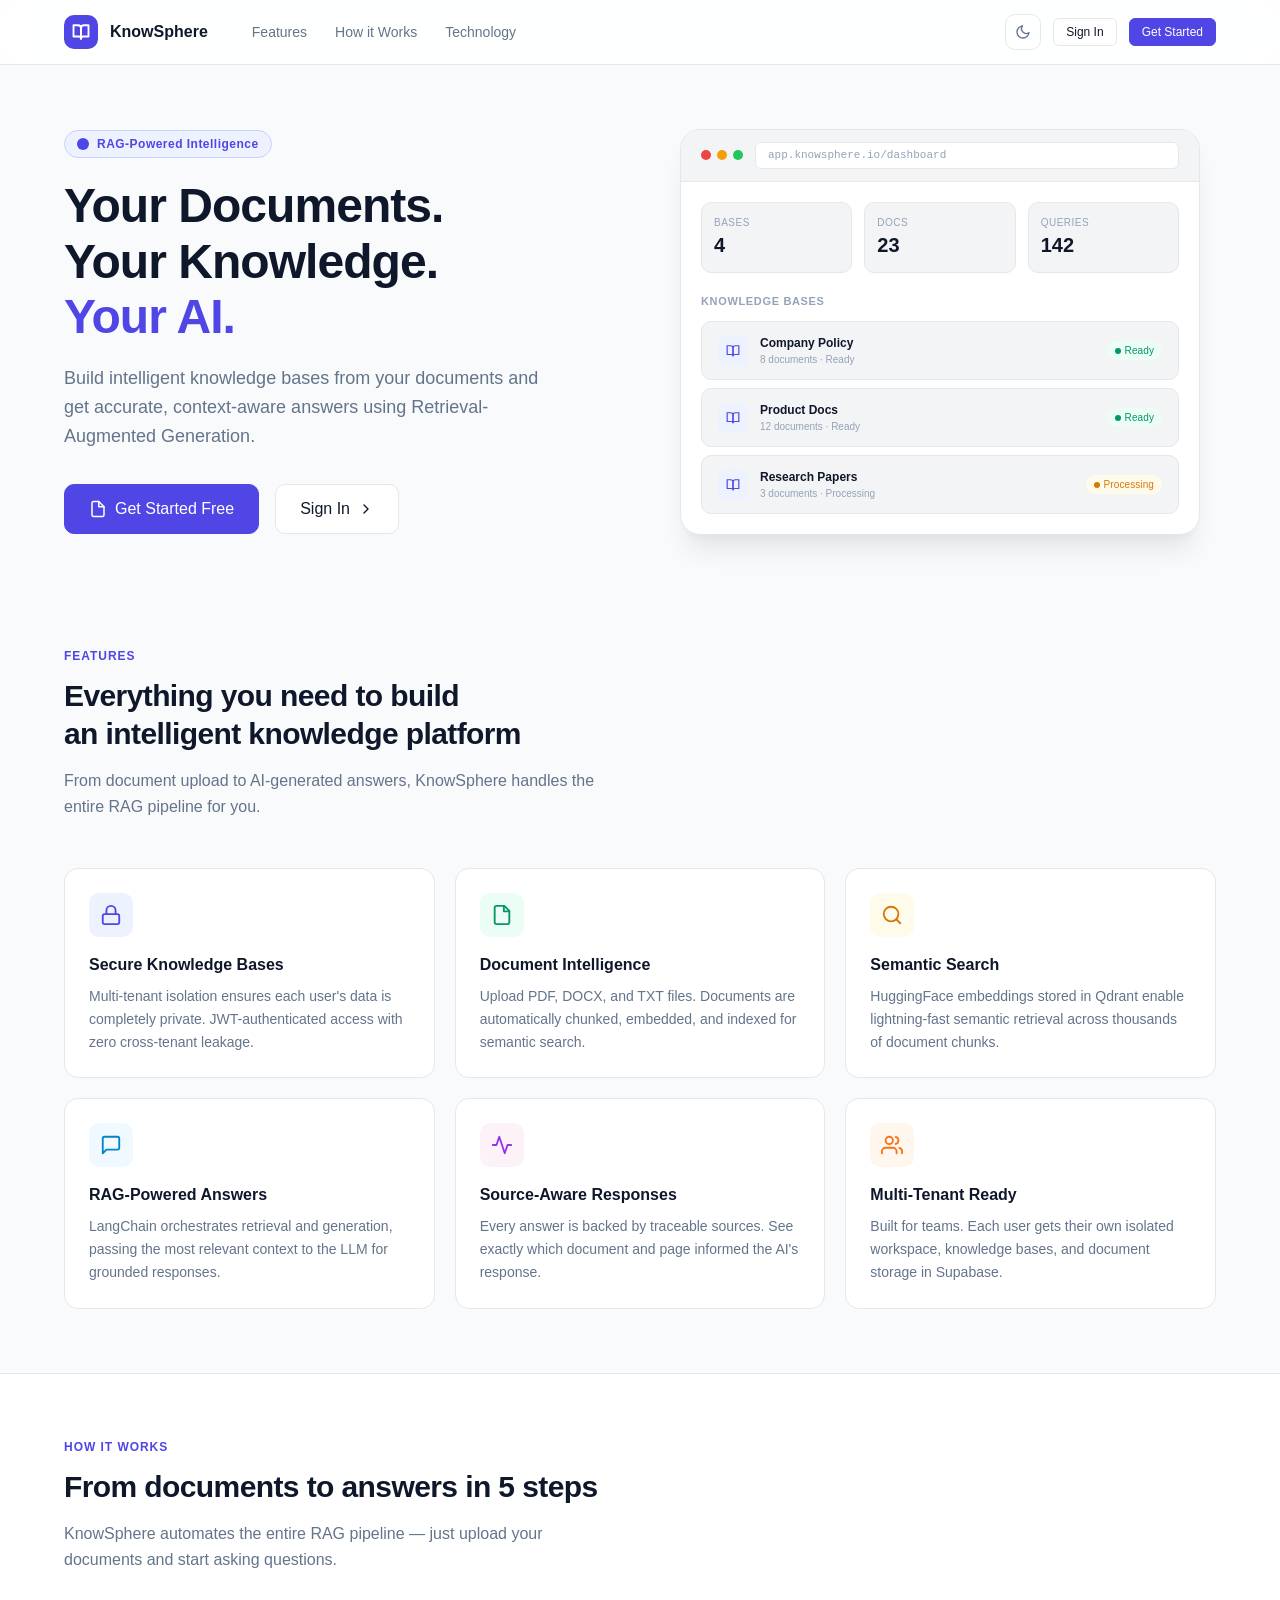
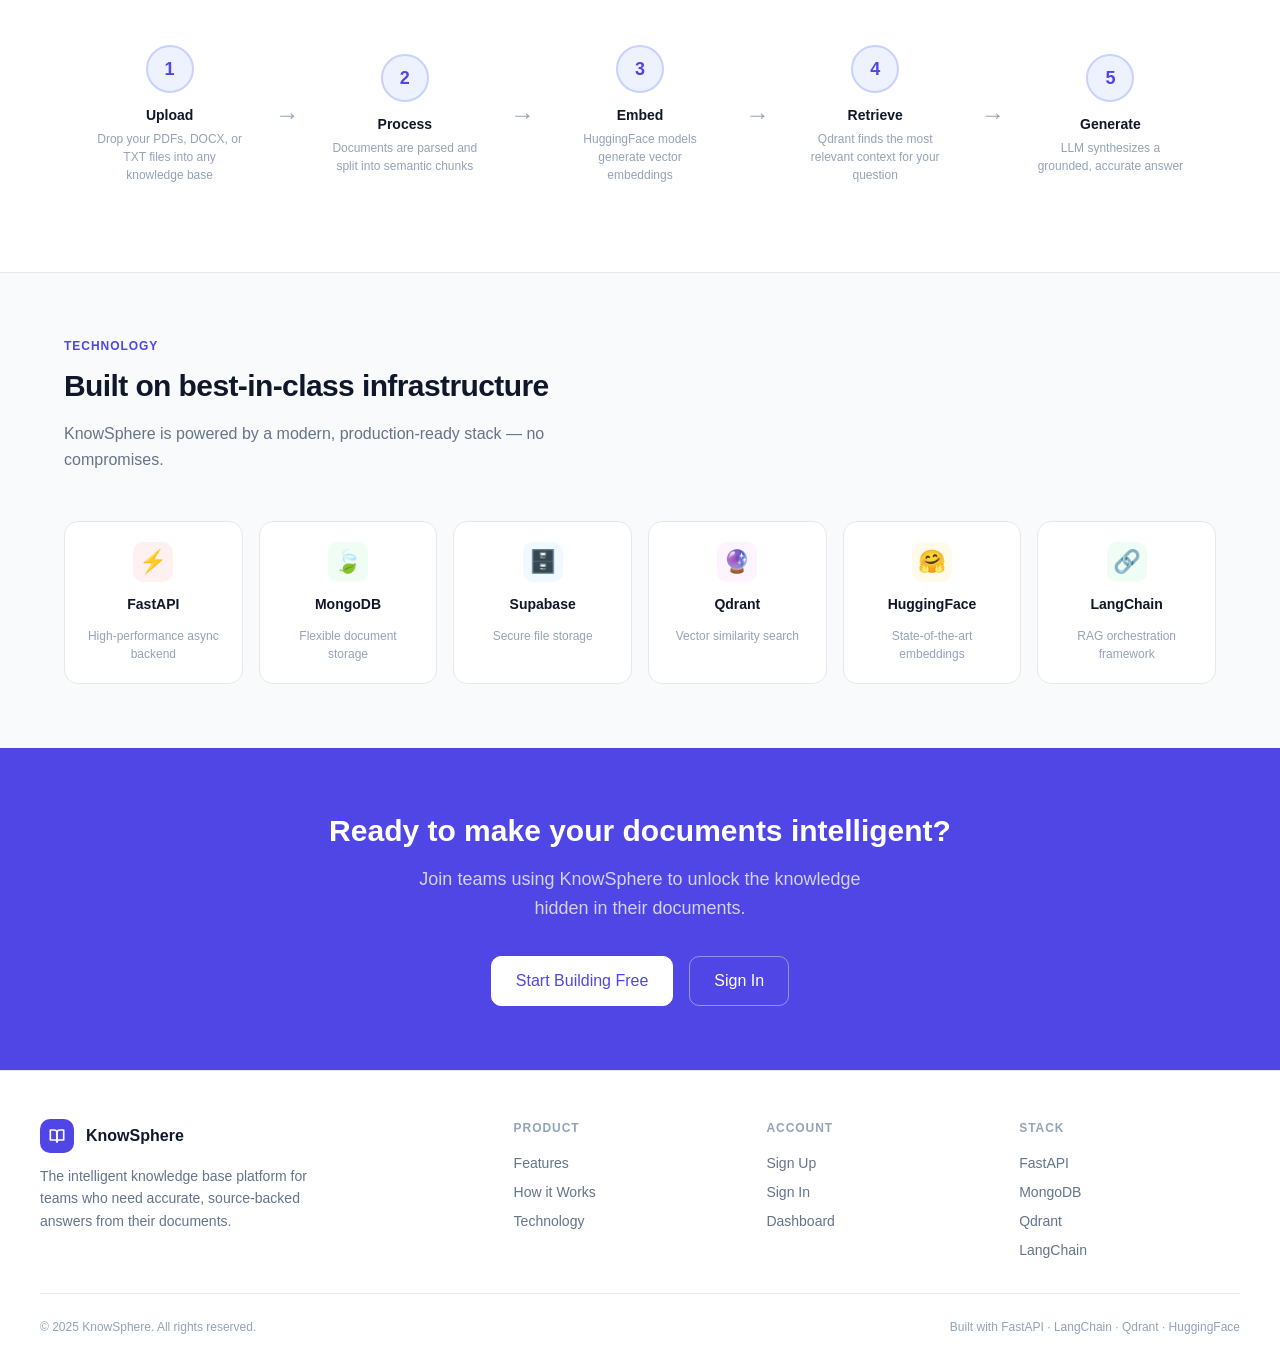
<file: frontend/index.html>
<!DOCTYPE html>
<html lang="en" data-theme="light">
<head>
  <meta charset="UTF-8" />
  <meta name="viewport" content="width=device-width, initial-scale=1.0" />
  <title>KnowSphere — Your Documents. Your Knowledge. Your AI.</title>
  <meta name="description" content="Build intelligent knowledge bases from your documents and get accurate, context-aware answers using Retrieval-Augmented Generation." />
  <link rel="preconnect" href="https://fonts.googleapis.com" />
  <link rel="preconnect" href="https://fonts.gstatic.com" crossorigin />
  <link rel="stylesheet" href="css/global.css" />
  <style>
    /* ── Landing-page-only styles ── */
    :root {
      --landing-max: 1200px;
    }

    /* NAV */
    .landing-nav {
      position: sticky;
      top: 0;
      z-index: 80;
      background: rgba(var(--color-surface-raw, 255,255,255), 0.85);
      backdrop-filter: blur(12px);
      -webkit-backdrop-filter: blur(12px);
      border-bottom: 1px solid var(--color-border);
    }
    [data-theme="dark"] .landing-nav {
      background: rgba(17,24,39,0.85);
    }
    .landing-nav__inner {
      max-width: var(--landing-max);
      margin: 0 auto;
      padding: 0 var(--space-6);
      height: 64px;
      display: flex;
      align-items: center;
      gap: var(--space-8);
    }
    .nav-logo {
      display: flex;
      align-items: center;
      gap: var(--space-3);
      text-decoration: none;
    }
    .nav-logo__mark {
      width: 34px; height: 34px;
      background: var(--color-accent);
      border-radius: var(--radius-md);
      display: flex; align-items: center; justify-content: center;
      color: #fff;
    }
    .nav-logo__text {
      font-size: var(--text-base);
      font-weight: var(--weight-bold);
      color: var(--color-text-primary);
    }
    .nav-links {
      display: flex;
      align-items: center;
      gap: var(--space-1);
      flex: 1;
    }
    .nav-link {
      font-size: var(--text-sm);
      color: var(--color-text-secondary);
      padding: var(--space-2) var(--space-3);
      border-radius: var(--radius-md);
      transition: color var(--transition-fast), background var(--transition-fast);
    }
    .nav-link:hover {
      color: var(--color-text-primary);
      background: var(--color-surface-alt);
      text-decoration: none;
    }
    .nav-actions { display: flex; align-items: center; gap: var(--space-3); }

    /* HERO */
    .hero {
      max-width: var(--landing-max);
      margin: 0 auto;
      padding: var(--space-16) var(--space-6) var(--space-12);
      display: grid;
      grid-template-columns: 1fr 1fr;
      gap: var(--space-12);
      align-items: center;
    }
    .hero__badge {
      display: inline-flex;
      align-items: center;
      gap: var(--space-2);
      background: var(--color-accent-subtle);
      color: var(--color-accent);
      border: 1px solid var(--color-accent-border);
      border-radius: var(--radius-full);
      padding: var(--space-1) var(--space-3);
      font-size: var(--text-xs);
      font-weight: var(--weight-semibold);
      letter-spacing: 0.04em;
      margin-bottom: var(--space-5);
    }
    .hero__title {
      font-size: 3rem;
      font-weight: var(--weight-bold);
      line-height: 1.15;
      letter-spacing: -0.02em;
      margin-bottom: var(--space-5);
    }
    .hero__title span { color: var(--color-accent); }
    .hero__subtitle {
      font-size: var(--text-lg);
      color: var(--color-text-secondary);
      line-height: var(--leading-relaxed);
      margin-bottom: var(--space-8);
      max-width: 500px;
    }
    .hero__actions { display: flex; gap: var(--space-4); flex-wrap: wrap; }

    /* Dashboard Mockup */
    .hero__visual {
      position: relative;
      display: flex;
      align-items: center;
      justify-content: center;
    }
    .dashboard-mockup {
      background: var(--color-surface);
      border: 1px solid var(--color-border);
      border-radius: var(--radius-xl);
      box-shadow: var(--shadow-xl);
      overflow: hidden;
      width: 100%;
      max-width: 520px;
    }
    .mockup-nav {
      padding: var(--space-3) var(--space-5);
      background: var(--color-surface-alt);
      border-bottom: 1px solid var(--color-border);
      display: flex;
      align-items: center;
      gap: var(--space-3);
    }
    .mockup-dots { display: flex; gap: 6px; }
    .mdot { width: 10px; height: 10px; border-radius: 50%; }
    .mdot-r { background: #ef4444; } .mdot-y { background: #f59e0b; } .mdot-g { background: #22c55e; }
    .mockup-addr {
      flex: 1; background: var(--color-surface); border: 1px solid var(--color-border);
      border-radius: var(--radius-sm); padding: 4px var(--space-3);
      font-size: 11px; color: var(--color-text-muted); font-family: var(--font-mono);
    }
    .mockup-body { padding: var(--space-5); }
    .mockup-stats {
      display: grid; grid-template-columns: repeat(3, 1fr); gap: var(--space-3);
      margin-bottom: var(--space-5);
    }
    .mockup-stat {
      background: var(--color-surface-alt); border: 1px solid var(--color-border);
      border-radius: var(--radius-md); padding: var(--space-3);
    }
    .mockup-stat__label { font-size: 10px; color: var(--color-text-muted); text-transform: uppercase; letter-spacing: 0.05em; }
    .mockup-stat__value { font-size: var(--text-xl); font-weight: var(--weight-bold); color: var(--color-text-primary); }
    .mockup-kb-label { font-size: 11px; font-weight: var(--weight-semibold); color: var(--color-text-muted); text-transform: uppercase; letter-spacing: 0.06em; margin-bottom: var(--space-3); }
    .mockup-kb-cards { display: flex; flex-direction: column; gap: var(--space-2); }
    .mockup-kb-card {
      background: var(--color-surface-alt); border: 1px solid var(--color-border);
      border-radius: var(--radius-md); padding: var(--space-3) var(--space-4);
      display: flex; align-items: center; gap: var(--space-3);
    }
    .mockup-kb-icon { width: 30px; height: 30px; border-radius: var(--radius-sm); background: var(--color-accent-subtle); color: var(--color-accent); display: flex; align-items: center; justify-content: center; flex-shrink: 0; }
    .mockup-kb-info { flex: 1; }
    .mockup-kb-name { font-size: var(--text-xs); font-weight: var(--weight-semibold); color: var(--color-text-primary); }
    .mockup-kb-sub { font-size: 10px; color: var(--color-text-muted); }

    /* FEATURES */
    .section {
      max-width: var(--landing-max);
      margin: 0 auto;
      padding: var(--space-16) var(--space-6);
    }
    .section-label {
      font-size: var(--text-xs);
      font-weight: var(--weight-semibold);
      color: var(--color-accent);
      text-transform: uppercase;
      letter-spacing: 0.08em;
      margin-bottom: var(--space-3);
    }
    .section-title {
      font-size: var(--text-3xl);
      font-weight: var(--weight-bold);
      letter-spacing: -0.02em;
      margin-bottom: var(--space-4);
    }
    .section-subtitle {
      font-size: var(--text-base);
      color: var(--color-text-secondary);
      line-height: var(--leading-relaxed);
      max-width: 560px;
      margin-bottom: var(--space-12);
    }
    .features-grid {
      display: grid;
      grid-template-columns: repeat(auto-fit, minmax(280px, 1fr));
      gap: var(--space-5);
    }
    .feature-card {
      background: var(--color-surface);
      border: 1px solid var(--color-border);
      border-radius: var(--radius-lg);
      padding: var(--space-6);
      transition: box-shadow var(--transition-normal), border-color var(--transition-normal), transform var(--transition-normal);
    }
    .feature-card:hover {
      box-shadow: var(--shadow-md);
      border-color: var(--color-accent-border);
      transform: translateY(-2px);
    }
    .feature-card__icon {
      width: 44px; height: 44px;
      border-radius: var(--radius-md);
      display: flex; align-items: center; justify-content: center;
      margin-bottom: var(--space-4);
    }
    .feature-card__title { font-size: var(--text-base); font-weight: var(--weight-semibold); margin-bottom: var(--space-2); }
    .feature-card__text { font-size: var(--text-sm); color: var(--color-text-secondary); line-height: var(--leading-relaxed); }

    /* HOW IT WORKS */
    .how-it-works {
      background: var(--color-surface);
      border-top: 1px solid var(--color-border);
      border-bottom: 1px solid var(--color-border);
    }
    .steps {
      display: flex;
      align-items: center;
      gap: 0;
      flex-wrap: wrap;
      justify-content: center;
    }
    .step {
      display: flex;
      flex-direction: column;
      align-items: center;
      text-align: center;
      padding: var(--space-6) var(--space-8);
      flex: 1;
      min-width: 120px;
    }
    .step__num {
      width: 48px; height: 48px;
      border-radius: 50%;
      background: var(--color-accent-subtle);
      color: var(--color-accent);
      font-size: var(--text-lg);
      font-weight: var(--weight-bold);
      display: flex; align-items: center; justify-content: center;
      margin-bottom: var(--space-3);
      border: 2px solid var(--color-accent-border);
    }
    .step__label { font-size: var(--text-sm); font-weight: var(--weight-semibold); margin-bottom: var(--space-1); }
    .step__text { font-size: var(--text-xs); color: var(--color-text-muted); }
    .step-arrow {
      color: var(--color-text-muted);
      font-size: var(--text-2xl);
      flex-shrink: 0;
    }

    /* TECH STACK */
    .tech-grid {
      display: grid;
      grid-template-columns: repeat(auto-fit, minmax(140px, 1fr));
      gap: var(--space-4);
    }
    .tech-card {
      background: var(--color-surface);
      border: 1px solid var(--color-border);
      border-radius: var(--radius-lg);
      padding: var(--space-5);
      display: flex;
      flex-direction: column;
      align-items: center;
      gap: var(--space-3);
      text-align: center;
      transition: border-color var(--transition-fast), box-shadow var(--transition-fast);
    }
    .tech-card:hover { border-color: var(--color-accent-border); box-shadow: var(--shadow-sm); }
    .tech-card__icon {
      width: 40px; height: 40px; border-radius: var(--radius-md);
      display: flex; align-items: center; justify-content: center;
      font-size: var(--text-xl); font-weight: var(--weight-bold);
    }
    .tech-card__name { font-size: var(--text-sm); font-weight: var(--weight-semibold); }
    .tech-card__desc { font-size: var(--text-xs); color: var(--color-text-muted); }

    /* CTA */
    .cta-section {
      background: var(--color-accent);
      padding: var(--space-16) var(--space-6);
      text-align: center;
    }
    .cta-section h2 { color: #fff; font-size: var(--text-3xl); margin-bottom: var(--space-4); }
    .cta-section p  { color: rgba(255,255,255,0.75); font-size: var(--text-lg); margin-bottom: var(--space-8); max-width: 480px; margin-left: auto; margin-right: auto; }
    .btn--white { background: #fff; color: var(--color-accent); border-color: #fff; }
    .btn--white:hover { background: #f5f5ff; }
    .btn--white-outline { background: transparent; color: #fff; border-color: rgba(255,255,255,0.4); }
    .btn--white-outline:hover { background: rgba(255,255,255,0.1); }
    .cta-actions { display: flex; gap: var(--space-4); justify-content: center; flex-wrap: wrap; }

    /* FOOTER */
    .footer {
      background: var(--color-surface);
      border-top: 1px solid var(--color-border);
      padding: var(--space-12) var(--space-6) var(--space-8);
    }
    .footer__inner {
      max-width: var(--landing-max);
      margin: 0 auto;
      display: grid;
      grid-template-columns: 2fr 1fr 1fr 1fr;
      gap: var(--space-8);
    }
    .footer__brand p { font-size: var(--text-sm); color: var(--color-text-secondary); margin-top: var(--space-3); line-height: var(--leading-relaxed); max-width: 280px; }
    .footer__col-title { font-size: var(--text-xs); font-weight: var(--weight-semibold); color: var(--color-text-muted); text-transform: uppercase; letter-spacing: 0.08em; margin-bottom: var(--space-4); }
    .footer__links { display: flex; flex-direction: column; gap: var(--space-2); }
    .footer__link { font-size: var(--text-sm); color: var(--color-text-secondary); transition: color var(--transition-fast); }
    .footer__link:hover { color: var(--color-text-primary); text-decoration: none; }
    .footer__bottom {
      max-width: var(--landing-max); margin: var(--space-8) auto 0;
      padding-top: var(--space-6); border-top: 1px solid var(--color-border);
      display: flex; align-items: center; justify-content: space-between;
      font-size: var(--text-xs); color: var(--color-text-muted); flex-wrap: wrap; gap: var(--space-4);
    }

    /* Responsive landing */
    @media (max-width: 900px) {
      .hero { grid-template-columns: 1fr; }
      .hero__visual { display: none; }
      .hero__title { font-size: var(--text-3xl); }
      .footer__inner { grid-template-columns: 1fr 1fr; gap: var(--space-6); }
      .steps { gap: 0; }
      .step-arrow { display: none; }
    }
    @media (max-width: 600px) {
      .nav-links { display: none; }
      .footer__inner { grid-template-columns: 1fr; }
    }
  </style>
</head>
<body>

<!-- ── Navigation ── -->
<nav class="landing-nav" role="navigation" aria-label="Main navigation">
  <div class="landing-nav__inner">
    <a href="index.html" class="nav-logo" aria-label="KnowSphere Home">
      <span class="nav-logo__mark" aria-hidden="true">
        <svg width="18" height="18" viewBox="0 0 24 24" fill="none" stroke="currentColor" stroke-width="2.5" stroke-linecap="round" stroke-linejoin="round"><path d="M2 3h6a4 4 0 0 1 4 4v14a3 3 0 0 0-3-3H2z"/><path d="M22 3h-6a4 4 0 0 0-4 4v14a3 3 0 0 1 3-3h7z"/></svg>
      </span>
      <span class="nav-logo__text">KnowSphere</span>
    </a>
    <div class="nav-links" role="list">
      <a href="#features" class="nav-link" role="listitem">Features</a>
      <a href="#how-it-works" class="nav-link" role="listitem">How it Works</a>
      <a href="#technology" class="nav-link" role="listitem">Technology</a>
    </div>
    <div class="nav-actions">
      <button class="icon-btn" data-theme-toggle aria-label="Toggle theme" title="Toggle theme">
        <svg class="icon-moon" xmlns="http://www.w3.org/2000/svg" width="16" height="16" viewBox="0 0 24 24" fill="none" stroke="currentColor" stroke-width="2" stroke-linecap="round" stroke-linejoin="round"><path d="M21 12.79A9 9 0 1 1 11.21 3 7 7 0 0 0 21 12.79z"/></svg>
        <svg class="icon-sun" style="display:none" xmlns="http://www.w3.org/2000/svg" width="16" height="16" viewBox="0 0 24 24" fill="none" stroke="currentColor" stroke-width="2" stroke-linecap="round" stroke-linejoin="round"><circle cx="12" cy="12" r="5"/><line x1="12" y1="1" x2="12" y2="3"/><line x1="12" y1="21" x2="12" y2="23"/><line x1="4.22" y1="4.22" x2="5.64" y2="5.64"/><line x1="18.36" y1="18.36" x2="19.78" y2="19.78"/><line x1="1" y1="12" x2="3" y2="12"/><line x1="21" y1="12" x2="23" y2="12"/><line x1="4.22" y1="19.78" x2="5.64" y2="18.36"/><line x1="18.36" y1="5.64" x2="19.78" y2="4.22"/></svg>
      </button>
      <a href="pages/login.html" class="btn btn--secondary btn--sm">Sign In</a>
      <a href="pages/register.html" class="btn btn--primary btn--sm">Get Started</a>
    </div>
  </div>
</nav>

<!-- ── Hero ── -->
<section class="hero" aria-labelledby="hero-title">
  <div class="hero__copy">
    <div class="hero__badge" aria-label="New release">
      <svg width="12" height="12" viewBox="0 0 24 24" fill="currentColor"><circle cx="12" cy="12" r="12"/></svg>
      RAG-Powered Intelligence
    </div>
    <h1 class="hero__title" id="hero-title">
      Your Documents.<br>Your Knowledge.<br><span>Your AI.</span>
    </h1>
    <p class="hero__subtitle">
      Build intelligent knowledge bases from your documents and get accurate, context-aware answers using Retrieval-Augmented Generation.
    </p>
    <div class="hero__actions">
      <a href="pages/register.html" class="btn btn--primary btn--lg">
        <svg width="18" height="18" viewBox="0 0 24 24" fill="none" stroke="currentColor" stroke-width="2" stroke-linecap="round" stroke-linejoin="round"><path d="M13 2H6a2 2 0 0 0-2 2v16a2 2 0 0 0 2 2h12a2 2 0 0 0 2-2V9z"/><polyline points="13 2 13 9 20 9"/></svg>
        Get Started Free
      </a>
      <a href="pages/login.html" class="btn btn--secondary btn--lg">
        Sign In
        <svg width="16" height="16" viewBox="0 0 24 24" fill="none" stroke="currentColor" stroke-width="2" stroke-linecap="round" stroke-linejoin="round"><polyline points="9 18 15 12 9 6"/></svg>
      </a>
    </div>
  </div>

  <div class="hero__visual" aria-hidden="true">
    <div class="dashboard-mockup">
      <div class="mockup-nav">
        <div class="mockup-dots">
          <span class="mdot mdot-r"></span><span class="mdot mdot-y"></span><span class="mdot mdot-g"></span>
        </div>
        <div class="mockup-addr">app.knowsphere.io/dashboard</div>
      </div>
      <div class="mockup-body">
        <div class="mockup-stats">
          <div class="mockup-stat"><div class="mockup-stat__label">Bases</div><div class="mockup-stat__value">4</div></div>
          <div class="mockup-stat"><div class="mockup-stat__label">Docs</div><div class="mockup-stat__value">23</div></div>
          <div class="mockup-stat"><div class="mockup-stat__label">Queries</div><div class="mockup-stat__value">142</div></div>
        </div>
        <div class="mockup-kb-label">Knowledge Bases</div>
        <div class="mockup-kb-cards">
          <div class="mockup-kb-card">
            <div class="mockup-kb-icon"><svg width="14" height="14" viewBox="0 0 24 24" fill="none" stroke="currentColor" stroke-width="2"><path d="M2 3h6a4 4 0 0 1 4 4v14a3 3 0 0 0-3-3H2z"/><path d="M22 3h-6a4 4 0 0 0-4 4v14a3 3 0 0 1 3-3h7z"/></svg></div>
            <div class="mockup-kb-info"><div class="mockup-kb-name">Company Policy</div><div class="mockup-kb-sub">8 documents · Ready</div></div>
            <span class="badge badge--ready" style="font-size:10px">Ready</span>
          </div>
          <div class="mockup-kb-card">
            <div class="mockup-kb-icon"><svg width="14" height="14" viewBox="0 0 24 24" fill="none" stroke="currentColor" stroke-width="2"><path d="M2 3h6a4 4 0 0 1 4 4v14a3 3 0 0 0-3-3H2z"/><path d="M22 3h-6a4 4 0 0 0-4 4v14a3 3 0 0 1 3-3h7z"/></svg></div>
            <div class="mockup-kb-info"><div class="mockup-kb-name">Product Docs</div><div class="mockup-kb-sub">12 documents · Ready</div></div>
            <span class="badge badge--ready" style="font-size:10px">Ready</span>
          </div>
          <div class="mockup-kb-card">
            <div class="mockup-kb-icon"><svg width="14" height="14" viewBox="0 0 24 24" fill="none" stroke="currentColor" stroke-width="2"><path d="M2 3h6a4 4 0 0 1 4 4v14a3 3 0 0 0-3-3H2z"/><path d="M22 3h-6a4 4 0 0 0-4 4v14a3 3 0 0 1 3-3h7z"/></svg></div>
            <div class="mockup-kb-info"><div class="mockup-kb-name">Research Papers</div><div class="mockup-kb-sub">3 documents · Processing</div></div>
            <span class="badge badge--processing" style="font-size:10px">Processing</span>
          </div>
        </div>
      </div>
    </div>
  </div>
</section>

<!-- ── Features ── -->
<section id="features" class="section" aria-labelledby="features-title">
  <div class="section-label">Features</div>
  <h2 class="section-title" id="features-title">Everything you need to build<br>an intelligent knowledge platform</h2>
  <p class="section-subtitle">From document upload to AI-generated answers, KnowSphere handles the entire RAG pipeline for you.</p>

  <div class="features-grid">
    <div class="feature-card">
      <div class="feature-card__icon" style="background:var(--color-accent-subtle);color:var(--color-accent)">
        <svg width="22" height="22" viewBox="0 0 24 24" fill="none" stroke="currentColor" stroke-width="2" stroke-linecap="round" stroke-linejoin="round"><rect x="3" y="11" width="18" height="11" rx="2" ry="2"/><path d="M7 11V7a5 5 0 0 1 10 0v4"/></svg>
      </div>
      <div class="feature-card__title">Secure Knowledge Bases</div>
      <p class="feature-card__text">Multi-tenant isolation ensures each user's data is completely private. JWT-authenticated access with zero cross-tenant leakage.</p>
    </div>
    <div class="feature-card">
      <div class="feature-card__icon" style="background:var(--color-success-subtle);color:var(--color-success)">
        <svg width="22" height="22" viewBox="0 0 24 24" fill="none" stroke="currentColor" stroke-width="2" stroke-linecap="round" stroke-linejoin="round"><path d="M14.5 2H6a2 2 0 0 0-2 2v16a2 2 0 0 0 2 2h12a2 2 0 0 0 2-2V7.5L14.5 2z"/><polyline points="14 2 14 8 20 8"/></svg>
      </div>
      <div class="feature-card__title">Document Intelligence</div>
      <p class="feature-card__text">Upload PDF, DOCX, and TXT files. Documents are automatically chunked, embedded, and indexed for semantic search.</p>
    </div>
    <div class="feature-card">
      <div class="feature-card__icon" style="background:var(--color-warning-subtle);color:var(--color-warning)">
        <svg width="22" height="22" viewBox="0 0 24 24" fill="none" stroke="currentColor" stroke-width="2" stroke-linecap="round" stroke-linejoin="round"><circle cx="11" cy="11" r="8"/><line x1="21" y1="21" x2="16.65" y2="16.65"/></svg>
      </div>
      <div class="feature-card__title">Semantic Search</div>
      <p class="feature-card__text">HuggingFace embeddings stored in Qdrant enable lightning-fast semantic retrieval across thousands of document chunks.</p>
    </div>
    <div class="feature-card">
      <div class="feature-card__icon" style="background:var(--color-info-subtle);color:var(--color-info)">
        <svg width="22" height="22" viewBox="0 0 24 24" fill="none" stroke="currentColor" stroke-width="2" stroke-linecap="round" stroke-linejoin="round"><path d="M21 15a2 2 0 0 1-2 2H7l-4 4V5a2 2 0 0 1 2-2h14a2 2 0 0 1 2 2z"/></svg>
      </div>
      <div class="feature-card__title">RAG-Powered Answers</div>
      <p class="feature-card__text">LangChain orchestrates retrieval and generation, passing the most relevant context to the LLM for grounded responses.</p>
    </div>
    <div class="feature-card">
      <div class="feature-card__icon" style="background:#fdf2f8;color:#9333ea">
        <svg width="22" height="22" viewBox="0 0 24 24" fill="none" stroke="currentColor" stroke-width="2" stroke-linecap="round" stroke-linejoin="round"><polyline points="22 12 18 12 15 21 9 3 6 12 2 12"/></svg>
      </div>
      <div class="feature-card__title">Source-Aware Responses</div>
      <p class="feature-card__text">Every answer is backed by traceable sources. See exactly which document and page informed the AI's response.</p>
    </div>
    <div class="feature-card">
      <div class="feature-card__icon" style="background:#fff7ed;color:#f97316">
        <svg width="22" height="22" viewBox="0 0 24 24" fill="none" stroke="currentColor" stroke-width="2" stroke-linecap="round" stroke-linejoin="round"><path d="M17 21v-2a4 4 0 0 0-4-4H5a4 4 0 0 0-4 4v2"/><circle cx="9" cy="7" r="4"/><path d="M23 21v-2a4 4 0 0 0-3-3.87"/><path d="M16 3.13a4 4 0 0 1 0 7.75"/></svg>
      </div>
      <div class="feature-card__title">Multi-Tenant Ready</div>
      <p class="feature-card__text">Built for teams. Each user gets their own isolated workspace, knowledge bases, and document storage in Supabase.</p>
    </div>
  </div>
</section>

<!-- ── How It Works ── -->
<section id="how-it-works" class="how-it-works" aria-labelledby="how-title">
  <div class="section">
    <div class="section-label">How It Works</div>
    <h2 class="section-title" id="how-title">From documents to answers in 5 steps</h2>
    <p class="section-subtitle">KnowSphere automates the entire RAG pipeline — just upload your documents and start asking questions.</p>
    <div class="steps" role="list">
      <div class="step" role="listitem">
        <div class="step__num">1</div>
        <div class="step__label">Upload</div>
        <div class="step__text">Drop your PDFs, DOCX, or TXT files into any knowledge base</div>
      </div>
      <div class="step-arrow" aria-hidden="true">→</div>
      <div class="step" role="listitem">
        <div class="step__num">2</div>
        <div class="step__label">Process</div>
        <div class="step__text">Documents are parsed and split into semantic chunks</div>
      </div>
      <div class="step-arrow" aria-hidden="true">→</div>
      <div class="step" role="listitem">
        <div class="step__num">3</div>
        <div class="step__label">Embed</div>
        <div class="step__text">HuggingFace models generate vector embeddings</div>
      </div>
      <div class="step-arrow" aria-hidden="true">→</div>
      <div class="step" role="listitem">
        <div class="step__num">4</div>
        <div class="step__label">Retrieve</div>
        <div class="step__text">Qdrant finds the most relevant context for your question</div>
      </div>
      <div class="step-arrow" aria-hidden="true">→</div>
      <div class="step" role="listitem">
        <div class="step__num">5</div>
        <div class="step__label">Generate</div>
        <div class="step__text">LLM synthesizes a grounded, accurate answer</div>
      </div>
    </div>
  </div>
</section>

<!-- ── Technology ── -->
<section id="technology" class="section" aria-labelledby="tech-title">
  <div class="section-label">Technology</div>
  <h2 class="section-title" id="tech-title">Built on best-in-class infrastructure</h2>
  <p class="section-subtitle">KnowSphere is powered by a modern, production-ready stack — no compromises.</p>
  <div class="tech-grid">
    <div class="tech-card">
      <div class="tech-card__icon" style="background:#fff1f2;color:#ef4444;font-size:1.4rem">⚡</div>
      <div class="tech-card__name">FastAPI</div>
      <div class="tech-card__desc">High-performance async backend</div>
    </div>
    <div class="tech-card">
      <div class="tech-card__icon" style="background:#f0fdf4;color:#16a34a;font-size:1.4rem">🍃</div>
      <div class="tech-card__name">MongoDB</div>
      <div class="tech-card__desc">Flexible document storage</div>
    </div>
    <div class="tech-card">
      <div class="tech-card__icon" style="background:#f0f9ff;color:#0ea5e9;font-size:1.4rem">🗄️</div>
      <div class="tech-card__name">Supabase</div>
      <div class="tech-card__desc">Secure file storage</div>
    </div>
    <div class="tech-card">
      <div class="tech-card__icon" style="background:#fdf4ff;color:#a855f7;font-size:1.4rem">🔮</div>
      <div class="tech-card__name">Qdrant</div>
      <div class="tech-card__desc">Vector similarity search</div>
    </div>
    <div class="tech-card">
      <div class="tech-card__icon" style="background:#fffbeb;color:#f59e0b;font-size:1.4rem">🤗</div>
      <div class="tech-card__name">HuggingFace</div>
      <div class="tech-card__desc">State-of-the-art embeddings</div>
    </div>
    <div class="tech-card">
      <div class="tech-card__icon" style="background:#f0fdf4;color:#22c55e;font-size:1.4rem">🔗</div>
      <div class="tech-card__name">LangChain</div>
      <div class="tech-card__desc">RAG orchestration framework</div>
    </div>
  </div>
</section>

<!-- ── CTA ── -->
<section class="cta-section" aria-labelledby="cta-title">
  <h2 id="cta-title">Ready to make your documents intelligent?</h2>
  <p>Join teams using KnowSphere to unlock the knowledge hidden in their documents.</p>
  <div class="cta-actions">
    <a href="pages/register.html" class="btn btn--white btn--lg">Start Building Free</a>
    <a href="pages/login.html" class="btn btn--white-outline btn--lg">Sign In</a>
  </div>
</section>

<!-- ── Footer ── -->
<footer class="footer" role="contentinfo">
  <div class="footer__inner">
    <div class="footer__brand">
      <a href="index.html" class="nav-logo" aria-label="KnowSphere" style="margin-bottom:var(--space-3)">
        <span class="nav-logo__mark"><svg width="16" height="16" viewBox="0 0 24 24" fill="none" stroke="currentColor" stroke-width="2.5" stroke-linecap="round" stroke-linejoin="round"><path d="M2 3h6a4 4 0 0 1 4 4v14a3 3 0 0 0-3-3H2z"/><path d="M22 3h-6a4 4 0 0 0-4 4v14a3 3 0 0 1 3-3h7z"/></svg></span>
        <span class="nav-logo__text">KnowSphere</span>
      </a>
      <p>The intelligent knowledge base platform for teams who need accurate, source-backed answers from their documents.</p>
    </div>
    <div>
      <div class="footer__col-title">Product</div>
      <div class="footer__links">
        <a href="#features" class="footer__link">Features</a>
        <a href="#how-it-works" class="footer__link">How it Works</a>
        <a href="#technology" class="footer__link">Technology</a>
      </div>
    </div>
    <div>
      <div class="footer__col-title">Account</div>
      <div class="footer__links">
        <a href="pages/register.html" class="footer__link">Sign Up</a>
        <a href="pages/login.html" class="footer__link">Sign In</a>
        <a href="pages/dashboard.html" class="footer__link">Dashboard</a>
      </div>
    </div>
    <div>
      <div class="footer__col-title">Stack</div>
      <div class="footer__links">
        <span class="footer__link">FastAPI</span>
        <span class="footer__link">MongoDB</span>
        <span class="footer__link">Qdrant</span>
        <span class="footer__link">LangChain</span>
      </div>
    </div>
  </div>
  <div class="footer__bottom">
    <span>© 2025 KnowSphere. All rights reserved.</span>
    <span>Built with FastAPI · LangChain · Qdrant · HuggingFace</span>
  </div>
</footer>

<script src="js/config.js"></script>
<script src="js/utils.js"></script>
<script>
  Theme.init();
  document.querySelectorAll("[data-theme-toggle]").forEach(btn => {
    btn.addEventListener("click", () => Theme.toggle());
  });

  // Smooth scroll for nav links
  document.querySelectorAll('a[href^="#"]').forEach(a => {
    a.addEventListener('click', e => {
      const target = document.querySelector(a.getAttribute('href'));
      if (target) {
        e.preventDefault();
        target.scrollIntoView({ behavior: 'smooth', block: 'start' });
      }
    });
  });
</script>
</body>
</html>
</file>
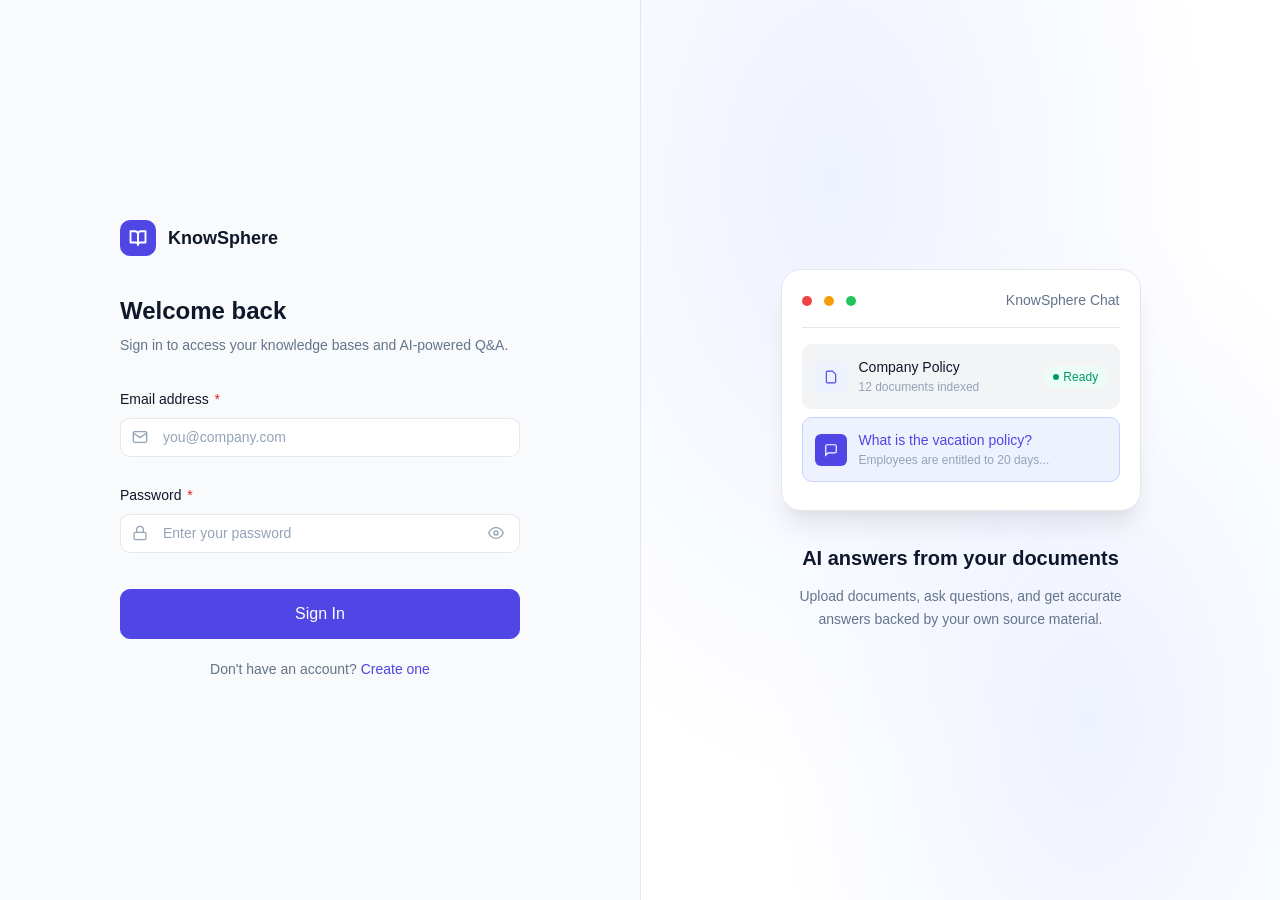
<file: frontend/pages/chat.html>
<!DOCTYPE html>
<html lang="en" data-theme="light">
<head>
  <meta charset="UTF-8" />
  <meta name="viewport" content="width=device-width, initial-scale=1.0" />
  <title>Chat — KnowSphere</title>
  <meta name="description" content="Chat with your knowledge base using AI-powered RAG." />
  <link rel="preconnect" href="https://fonts.googleapis.com" />
  <link rel="preconnect" href="https://fonts.gstatic.com" crossorigin />
  <link rel="stylesheet" href="../css/global.css" />
  <link rel="stylesheet" href="../css/dashboard.css" />
  <link rel="stylesheet" href="../css/chat.css" />
  <link rel="stylesheet" href="../css/responsive.css" />
</head>
<body>

<div class="app-layout">
  <!-- ── Sidebar ── -->
  <aside id="sidebar" class="sidebar" role="navigation" aria-label="Main sidebar">
    <div class="sidebar__logo">
      <span class="sidebar__logo-mark" aria-hidden="true">
        <svg width="18" height="18" viewBox="0 0 24 24" fill="none" stroke="currentColor" stroke-width="2.5" stroke-linecap="round" stroke-linejoin="round"><path d="M2 3h6a4 4 0 0 1 4 4v14a3 3 0 0 0-3-3H2z"/><path d="M22 3h-6a4 4 0 0 0-4 4v14a3 3 0 0 1 3-3h7z"/></svg>
      </span>
      <span class="sidebar__logo-text">KnowSphere</span>
    </div>
    <nav class="sidebar__nav" role="list">
      <a href="dashboard.html" class="nav-item" role="listitem">
        <svg class="nav-item__icon" viewBox="0 0 24 24" fill="none" stroke="currentColor" stroke-width="2" stroke-linecap="round" stroke-linejoin="round" aria-hidden="true"><rect x="3" y="3" width="7" height="7"/><rect x="14" y="3" width="7" height="7"/><rect x="14" y="14" width="7" height="7"/><rect x="3" y="14" width="7" height="7"/></svg>
        Dashboard
      </a>
      <a href="dashboard.html" class="nav-item nav-item--active" role="listitem">
        <svg class="nav-item__icon" viewBox="0 0 24 24" fill="none" stroke="currentColor" stroke-width="2" stroke-linecap="round" stroke-linejoin="round" aria-hidden="true"><path d="M2 3h6a4 4 0 0 1 4 4v14a3 3 0 0 0-3-3H2z"/><path d="M22 3h-6a4 4 0 0 0-4 4v14a3 3 0 0 1 3-3h7z"/></svg>
        Knowledge Bases
      </a>
      <a href="settings.html" class="nav-item" role="listitem">
        <svg class="nav-item__icon" viewBox="0 0 24 24" fill="none" stroke="currentColor" stroke-width="2" stroke-linecap="round" stroke-linejoin="round" aria-hidden="true"><circle cx="12" cy="12" r="3"/><path d="M19.4 15a1.65 1.65 0 0 0 .33 1.82l.06.06a2 2 0 0 1-2.83 2.83l-.06-.06a1.65 1.65 0 0 0-1.82-.33 1.65 1.65 0 0 0-1 1.51V21a2 2 0 0 1-4 0v-.09A1.65 1.65 0 0 0 9 19.4a1.65 1.65 0 0 0-1.82.33l-.06.06a2 2 0 0 1-2.83-2.83l.06-.06A1.65 1.65 0 0 0 4.68 15a1.65 1.65 0 0 0-1.51-1H3a2 2 0 0 1 0-4h.09A1.65 1.65 0 0 0 4.6 9a1.65 1.65 0 0 0-.33-1.82l-.06-.06a2 2 0 0 1 2.83-2.83l.06.06A1.65 1.65 0 0 0 9 4.68a1.65 1.65 0 0 0 1-1.51V3a2 2 0 0 1 4 0v.09a1.65 1.65 0 0 0 1 1.51 1.65 1.65 0 0 0 1.82-.33l.06-.06a2 2 0 0 1 2.83 2.83l-.06.06A1.65 1.65 0 0 0 19.4 9a1.65 1.65 0 0 0 1.51 1H21a2 2 0 0 1 0 4h-.09a1.65 1.65 0 0 0-1.51 1z"/></svg>
        Settings
      </a>
      <div class="divider" style="margin:var(--space-3) 0"></div>
      <button id="logout-btn" class="nav-item nav-item--danger" type="button" aria-label="Log out">
        <svg class="nav-item__icon" viewBox="0 0 24 24" fill="none" stroke="currentColor" stroke-width="2" stroke-linecap="round" stroke-linejoin="round" aria-hidden="true"><path d="M9 21H5a2 2 0 0 1-2-2V5a2 2 0 0 1 2-2h4"/><polyline points="16 17 21 12 16 7"/><line x1="21" y1="12" x2="9" y2="12"/></svg>
        Logout
      </button>
    </nav>
    <div class="sidebar__footer">
      <div class="sidebar__user" id="sidebar-user" role="button" tabindex="0" aria-label="User profile">
        <div class="user-avatar" id="user-avatar" aria-hidden="true">?</div>
        <div class="user-info">
          <div class="user-info__name" id="user-name">User</div>
          <div class="user-info__email" id="user-email"></div>
        </div>
      </div>
    </div>
  </aside>

  <div id="sidebar-overlay" class="overlay" aria-hidden="true"></div>

  <!-- ── Main Content ── -->
  <div class="main-content">
    <!-- Top Nav -->
    <header class="topnav" role="banner">
      <button id="sidebar-toggle" class="sidebar-toggle" aria-expanded="false" aria-controls="sidebar" aria-label="Toggle navigation">
        <svg width="18" height="18" viewBox="0 0 24 24" fill="none" stroke="currentColor" stroke-width="2" stroke-linecap="round" stroke-linejoin="round" aria-hidden="true"><line x1="3" y1="12" x2="21" y2="12"/><line x1="3" y1="6" x2="21" y2="6"/><line x1="3" y1="18" x2="21" y2="18"/></svg>
      </button>
      <div class="topnav__greeting">
        <nav aria-label="Breadcrumb">
          <ol style="display:flex;align-items:center;gap:var(--space-2);list-style:none;font-size:var(--text-sm)">
            <li><a href="dashboard.html" style="color:var(--color-text-muted)">Dashboard</a></li>
            <li style="color:var(--color-text-muted)" aria-hidden="true">/</li>
            <li><a href="#" id="kb-breadcrumb-link" style="color:var(--color-text-muted)" id="kb-bc-link">Knowledge Base</a></li>
            <li style="color:var(--color-text-muted)" aria-hidden="true">/</li>
            <li style="color:var(--color-text-primary);font-weight:var(--weight-medium)" aria-current="page">Chat</li>
          </ol>
        </nav>
      </div>
      <div class="topnav__actions">
        <button class="icon-btn" data-theme-toggle aria-label="Toggle theme" title="Toggle theme">
          <svg class="icon-moon" xmlns="http://www.w3.org/2000/svg" width="16" height="16" viewBox="0 0 24 24" fill="none" stroke="currentColor" stroke-width="2" stroke-linecap="round" stroke-linejoin="round" aria-hidden="true"><path d="M21 12.79A9 9 0 1 1 11.21 3 7 7 0 0 0 21 12.79z"/></svg>
          <svg class="icon-sun" style="display:none" xmlns="http://www.w3.org/2000/svg" width="16" height="16" viewBox="0 0 24 24" fill="none" stroke="currentColor" stroke-width="2" stroke-linecap="round" stroke-linejoin="round" aria-hidden="true"><circle cx="12" cy="12" r="5"/><line x1="12" y1="1" x2="12" y2="3"/><line x1="12" y1="21" x2="12" y2="23"/><line x1="4.22" y1="4.22" x2="5.64" y2="5.64"/><line x1="18.36" y1="18.36" x2="19.78" y2="19.78"/><line x1="1" y1="12" x2="3" y2="12"/><line x1="21" y1="12" x2="23" y2="12"/><line x1="4.22" y1="19.78" x2="5.64" y2="18.36"/><line x1="18.36" y1="5.64" x2="19.78" y2="4.22"/></svg>
        </button>
      </div>
    </header>

    <!-- ── Chat Layout ── -->
    <div class="chat-layout" role="main">

      <!-- Left: KB Info Panel -->
      <aside class="chat-sidebar" aria-label="Knowledge base information">
        <div class="chat-sidebar__header">
          <div class="chat-sidebar__kb-icon" aria-hidden="true">
            <svg width="24" height="24" viewBox="0 0 24 24" fill="none" stroke="currentColor" stroke-width="2" stroke-linecap="round" stroke-linejoin="round"><path d="M2 3h6a4 4 0 0 1 4 4v14a3 3 0 0 0-3-3H2z"/><path d="M22 3h-6a4 4 0 0 0-4 4v14a3 3 0 0 1 3-3h7z"/></svg>
          </div>
          <div class="chat-sidebar__kb-name" id="sidebar-kb-name">Loading...</div>
          <p class="chat-sidebar__kb-desc" id="sidebar-kb-desc"></p>
        </div>

        <div class="chat-sidebar__stats">
          <div class="chat-sidebar__stat">
            <span class="chat-sidebar__stat-label">Documents</span>
            <span class="chat-sidebar__stat-value" id="sidebar-doc-count">—</span>
          </div>
          <div class="chat-sidebar__stat">
            <span class="chat-sidebar__stat-label">Status</span>
            <span class="chat-sidebar__stat-value" id="sidebar-status">—</span>
          </div>
        </div>

        <div class="chat-sidebar__actions">
          <a id="view-kb-link" href="#" class="btn btn--secondary btn--sm" style="width:100%;justify-content:center">
            <svg width="14" height="14" viewBox="0 0 24 24" fill="none" stroke="currentColor" stroke-width="2" stroke-linecap="round" stroke-linejoin="round" aria-hidden="true"><path d="M14.5 2H6a2 2 0 0 0-2 2v16a2 2 0 0 0 2 2h12a2 2 0 0 0 2-2V7.5L14.5 2z"/></svg>
            View Documents
          </a>
          <button id="clear-chat-btn" class="btn btn--ghost btn--sm" style="width:100%;justify-content:center" type="button">
            <svg width="14" height="14" viewBox="0 0 24 24" fill="none" stroke="currentColor" stroke-width="2" stroke-linecap="round" stroke-linejoin="round" aria-hidden="true"><polyline points="3 6 5 6 21 6"/><path d="M19 6v14a2 2 0 0 1-2 2H7a2 2 0 0 1-2-2V6m3 0V4a1 1 0 0 1 1-1h4a1 1 0 0 1 1 1v2"/></svg>
            Clear Chat
          </button>
        </div>
      </aside>

      <!-- Center: Chat -->
      <section class="chat-main" aria-label="Chat interface">
        <div class="chat-topbar">
          <div>
            <div class="chat-topbar__title" id="chat-title">Chat with Knowledge Base</div>
            <div class="chat-topbar__sub" id="chat-sub">Ask anything about your documents</div>
          </div>
          <div class="chat-topbar__actions">
            <button id="toggle-sources-btn" class="btn btn--secondary btn--sm" type="button" aria-expanded="false" aria-controls="sources-panel">
              <svg width="14" height="14" viewBox="0 0 24 24" fill="none" stroke="currentColor" stroke-width="2" stroke-linecap="round" stroke-linejoin="round" aria-hidden="true"><path d="M14.5 2H6a2 2 0 0 0-2 2v16a2 2 0 0 0 2 2h12a2 2 0 0 0 2-2V7.5L14.5 2z"/></svg>
              <span>Sources</span>
            </button>
          </div>
        </div>

        <!-- Messages -->
        <div id="chat-messages" class="chat-messages" role="log" aria-live="polite" aria-label="Chat messages" aria-atomic="false">
          <!-- Welcome state shown by JS -->
        </div>

        <!-- Input -->
        <div class="chat-input-area">
          <div class="chat-input-wrapper">
            <textarea
              id="chat-input"
              class="chat-input"
              placeholder="Ask anything about your knowledge base..."
              rows="1"
              aria-label="Chat message input"
              aria-multiline="true"
            ></textarea>
            <button id="send-btn" class="chat-send-btn" aria-label="Send message" title="Send (Enter)" disabled>
              <svg width="16" height="16" viewBox="0 0 24 24" fill="none" stroke="currentColor" stroke-width="2" stroke-linecap="round" stroke-linejoin="round" aria-hidden="true"><line x1="22" y1="2" x2="11" y2="13"/><polygon points="22 2 15 22 11 13 2 9 22 2"/></svg>
            </button>
          </div>
          <p class="chat-input-hint">
            <kbd>Enter</kbd> to send · <kbd>Shift+Enter</kbd> for new line
          </p>
        </div>
      </section>

      <!-- Right: Sources Panel -->
      <aside id="sources-panel" class="sources-panel sources-panel--hidden" aria-label="Sources">
        <div class="sources-panel__header">
          <span class="sources-panel__title">Sources</span>
          <button class="btn btn--ghost btn--icon" id="close-sources-btn" aria-label="Close sources panel">
            <svg width="14" height="14" viewBox="0 0 24 24" fill="none" stroke="currentColor" stroke-width="2" stroke-linecap="round" stroke-linejoin="round" aria-hidden="true"><line x1="18" y1="6" x2="6" y2="18"/><line x1="6" y1="6" x2="18" y2="18"/></svg>
          </button>
        </div>
        <div id="sources-panel-body" class="sources-panel__body">
          <div class="sources-panel__empty" role="status">
            <svg width="32" height="32" viewBox="0 0 24 24" fill="none" stroke="currentColor" stroke-width="1.5" stroke-linecap="round" stroke-linejoin="round" aria-hidden="true"><path d="M14.5 2H6a2 2 0 0 0-2 2v16a2 2 0 0 0 2 2h12a2 2 0 0 0 2-2V7.5L14.5 2z"/><polyline points="14 2 14 8 20 8"/></svg>
            <span>Sources will appear here after you ask a question.</span>
          </div>
        </div>
      </aside>

    </div><!-- /chat-layout -->
  </div><!-- /main-content -->
</div><!-- /app-layout -->

<script src="../js/config.js"></script>
<script src="../js/auth.js"></script>
<script src="../js/utils.js"></script>
<script src="../js/api.js"></script>
<script src="../js/chat.js"></script>
</body>
</html>
</file>
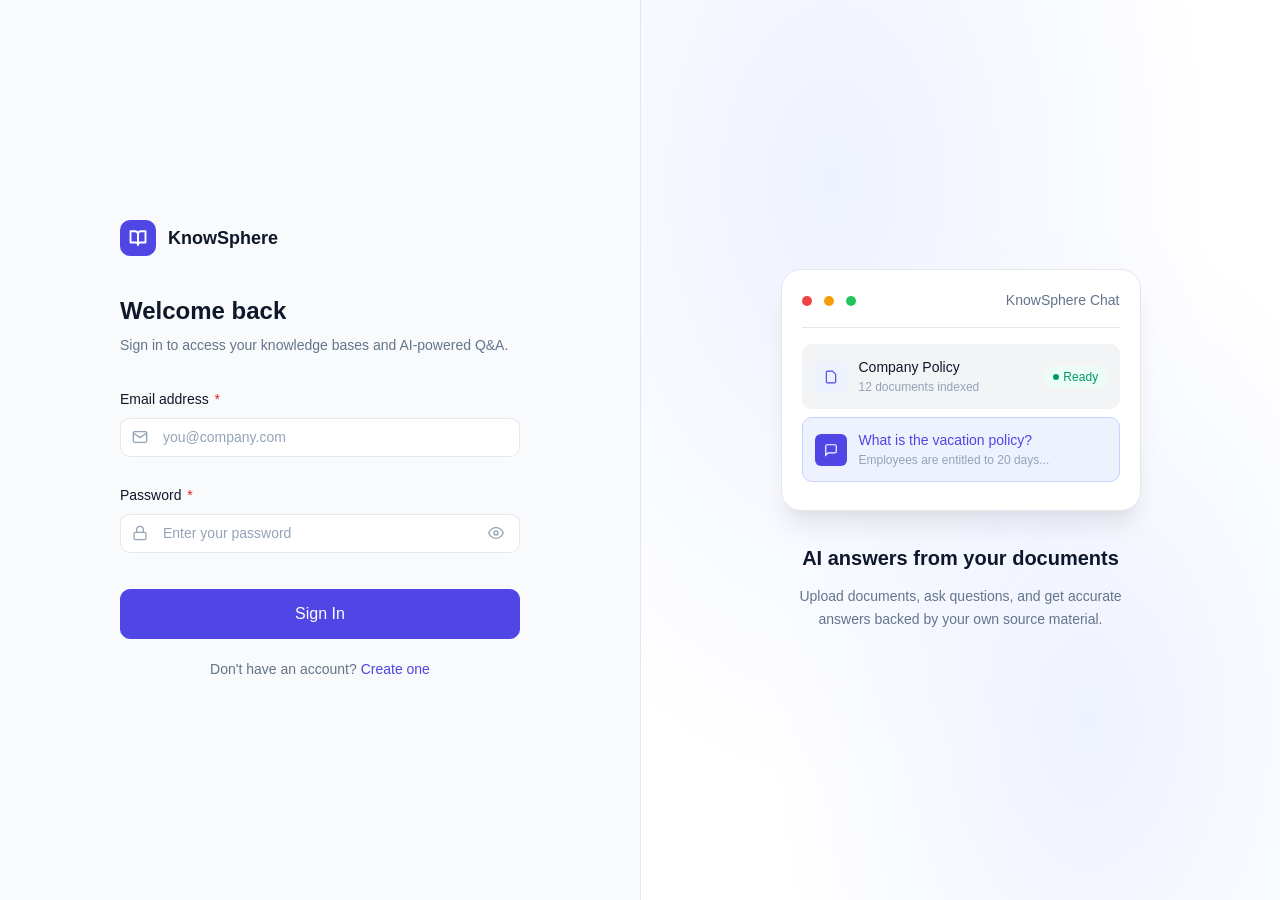
<file: frontend/pages/dashboard.html>
<!DOCTYPE html>
<html lang="en" data-theme="light">
<head>
  <meta charset="UTF-8" />
  <meta name="viewport" content="width=device-width, initial-scale=1.0" />
  <title>Dashboard — KnowSphere</title>
  <meta name="description" content="Manage your knowledge bases and documents in KnowSphere." />
  <link rel="preconnect" href="https://fonts.googleapis.com" />
  <link rel="preconnect" href="https://fonts.gstatic.com" crossorigin />
  <link rel="stylesheet" href="../css/global.css" />
  <link rel="stylesheet" href="../css/dashboard.css" />
  <link rel="stylesheet" href="../css/responsive.css" />
</head>
<body>

<div class="app-layout">

  <!-- ── Sidebar ── -->
  <aside id="sidebar" class="sidebar" role="navigation" aria-label="Main sidebar">
    <div class="sidebar__logo">
      <span class="sidebar__logo-mark" aria-hidden="true">
        <svg width="18" height="18" viewBox="0 0 24 24" fill="none" stroke="currentColor" stroke-width="2.5" stroke-linecap="round" stroke-linejoin="round"><path d="M2 3h6a4 4 0 0 1 4 4v14a3 3 0 0 0-3-3H2z"/><path d="M22 3h-6a4 4 0 0 0-4 4v14a3 3 0 0 1 3-3h7z"/></svg>
      </span>
      <span class="sidebar__logo-text">KnowSphere</span>
    </div>

    <nav class="sidebar__nav" role="list">
      <a href="dashboard.html" class="nav-item nav-item--active" role="listitem" aria-current="page">
        <svg class="nav-item__icon" viewBox="0 0 24 24" fill="none" stroke="currentColor" stroke-width="2" stroke-linecap="round" stroke-linejoin="round" aria-hidden="true"><rect x="3" y="3" width="7" height="7"/><rect x="14" y="3" width="7" height="7"/><rect x="14" y="14" width="7" height="7"/><rect x="3" y="14" width="7" height="7"/></svg>
        Dashboard
      </a>
      <a href="dashboard.html" class="nav-item" role="listitem">
        <svg class="nav-item__icon" viewBox="0 0 24 24" fill="none" stroke="currentColor" stroke-width="2" stroke-linecap="round" stroke-linejoin="round" aria-hidden="true"><path d="M2 3h6a4 4 0 0 1 4 4v14a3 3 0 0 0-3-3H2z"/><path d="M22 3h-6a4 4 0 0 0-4 4v14a3 3 0 0 1 3-3h7z"/></svg>
        Knowledge Bases
      </a>
      <a href="settings.html" class="nav-item" role="listitem">
        <svg class="nav-item__icon" viewBox="0 0 24 24" fill="none" stroke="currentColor" stroke-width="2" stroke-linecap="round" stroke-linejoin="round" aria-hidden="true"><circle cx="12" cy="12" r="3"/><path d="M19.4 15a1.65 1.65 0 0 0 .33 1.82l.06.06a2 2 0 0 1-2.83 2.83l-.06-.06a1.65 1.65 0 0 0-1.82-.33 1.65 1.65 0 0 0-1 1.51V21a2 2 0 0 1-4 0v-.09A1.65 1.65 0 0 0 9 19.4a1.65 1.65 0 0 0-1.82.33l-.06.06a2 2 0 0 1-2.83-2.83l.06-.06A1.65 1.65 0 0 0 4.68 15a1.65 1.65 0 0 0-1.51-1H3a2 2 0 0 1 0-4h.09A1.65 1.65 0 0 0 4.6 9a1.65 1.65 0 0 0-.33-1.82l-.06-.06a2 2 0 0 1 2.83-2.83l.06.06A1.65 1.65 0 0 0 9 4.68a1.65 1.65 0 0 0 1-1.51V3a2 2 0 0 1 4 0v.09a1.65 1.65 0 0 0 1 1.51 1.65 1.65 0 0 0 1.82-.33l.06-.06a2 2 0 0 1 2.83 2.83l-.06.06A1.65 1.65 0 0 0 19.4 9a1.65 1.65 0 0 0 1.51 1H21a2 2 0 0 1 0 4h-.09a1.65 1.65 0 0 0-1.51 1z"/></svg>
        Settings
      </a>

      <div class="divider" style="margin:var(--space-3) 0"></div>

      <button id="logout-btn" class="nav-item nav-item--danger" type="button" aria-label="Log out">
        <svg class="nav-item__icon" viewBox="0 0 24 24" fill="none" stroke="currentColor" stroke-width="2" stroke-linecap="round" stroke-linejoin="round" aria-hidden="true"><path d="M9 21H5a2 2 0 0 1-2-2V5a2 2 0 0 1 2-2h4"/><polyline points="16 17 21 12 16 7"/><line x1="21" y1="12" x2="9" y2="12"/></svg>
        Logout
      </button>
    </nav>

    <div class="sidebar__footer">
      <div class="sidebar__user" id="sidebar-user" role="button" tabindex="0" aria-label="User profile">
        <div class="user-avatar" id="user-avatar" aria-hidden="true">?</div>
        <div class="user-info">
          <div class="user-info__name" id="user-name">Loading...</div>
          <div class="user-info__email" id="user-email"></div>
        </div>
      </div>
    </div>
  </aside>

  <!-- ── Overlay (mobile) ── -->
  <div id="sidebar-overlay" class="overlay" aria-hidden="true"></div>

  <!-- ── Main Content ── -->
  <main class="main-content" role="main">
    <!-- Top Nav -->
    <header class="topnav" role="banner">
      <button id="sidebar-toggle" class="sidebar-toggle" aria-expanded="false" aria-controls="sidebar" aria-label="Toggle navigation">
        <svg width="18" height="18" viewBox="0 0 24 24" fill="none" stroke="currentColor" stroke-width="2" stroke-linecap="round" stroke-linejoin="round" aria-hidden="true"><line x1="3" y1="12" x2="21" y2="12"/><line x1="3" y1="6" x2="21" y2="6"/><line x1="3" y1="18" x2="21" y2="18"/></svg>
      </button>

      <div class="topnav__greeting">
        <h2 id="greeting-text">Good morning</h2>
        <p id="greeting-sub">Here's an overview of your knowledge platform.</p>
      </div>

      <div class="topnav__actions">
        <button class="icon-btn" data-theme-toggle aria-label="Toggle theme" title="Toggle theme">
          <svg class="icon-moon" xmlns="http://www.w3.org/2000/svg" width="16" height="16" viewBox="0 0 24 24" fill="none" stroke="currentColor" stroke-width="2" stroke-linecap="round" stroke-linejoin="round" aria-hidden="true"><path d="M21 12.79A9 9 0 1 1 11.21 3 7 7 0 0 0 21 12.79z"/></svg>
          <svg class="icon-sun" style="display:none" xmlns="http://www.w3.org/2000/svg" width="16" height="16" viewBox="0 0 24 24" fill="none" stroke="currentColor" stroke-width="2" stroke-linecap="round" stroke-linejoin="round" aria-hidden="true"><circle cx="12" cy="12" r="5"/><line x1="12" y1="1" x2="12" y2="3"/><line x1="12" y1="21" x2="12" y2="23"/><line x1="4.22" y1="4.22" x2="5.64" y2="5.64"/><line x1="18.36" y1="18.36" x2="19.78" y2="19.78"/><line x1="1" y1="12" x2="3" y2="12"/><line x1="21" y1="12" x2="23" y2="12"/><line x1="4.22" y1="19.78" x2="5.64" y2="18.36"/><line x1="18.36" y1="5.64" x2="19.78" y2="4.22"/></svg>
        </button>
        <a href="settings.html" class="icon-btn" aria-label="Profile settings" title="Settings">
          <svg width="16" height="16" viewBox="0 0 24 24" fill="none" stroke="currentColor" stroke-width="2" stroke-linecap="round" stroke-linejoin="round" aria-hidden="true"><path d="M20 21v-2a4 4 0 0 0-4-4H8a4 4 0 0 0-4 4v2"/><circle cx="12" cy="7" r="4"/></svg>
        </a>
      </div>
    </header>

    <!-- Page Content -->
    <div class="page-content">

      <!-- Stats -->
      <div class="stats-grid" id="stats-grid" aria-label="Summary statistics">
        <div class="stat-card">
          <div class="stat-card__icon stat-card__icon--blue" aria-hidden="true">
            <svg width="18" height="18" viewBox="0 0 24 24" fill="none" stroke="currentColor" stroke-width="2" stroke-linecap="round" stroke-linejoin="round"><path d="M2 3h6a4 4 0 0 1 4 4v14a3 3 0 0 0-3-3H2z"/><path d="M22 3h-6a4 4 0 0 0-4 4v14a3 3 0 0 1 3-3h7z"/></svg>
          </div>
          <div class="stat-card__label">Knowledge Bases</div>
          <div class="stat-card__value" id="stat-kb">—</div>
        </div>
        <div class="stat-card">
          <div class="stat-card__icon stat-card__icon--green" aria-hidden="true">
            <svg width="18" height="18" viewBox="0 0 24 24" fill="none" stroke="currentColor" stroke-width="2" stroke-linecap="round" stroke-linejoin="round"><path d="M14.5 2H6a2 2 0 0 0-2 2v16a2 2 0 0 0 2 2h12a2 2 0 0 0 2-2V7.5L14.5 2z"/><polyline points="14 2 14 8 20 8"/></svg>
          </div>
          <div class="stat-card__label">Total Documents</div>
          <div class="stat-card__value" id="stat-docs">—</div>
        </div>
        <div class="stat-card">
          <div class="stat-card__icon stat-card__icon--orange" aria-hidden="true">
            <svg width="18" height="18" viewBox="0 0 24 24" fill="none" stroke="currentColor" stroke-width="2" stroke-linecap="round" stroke-linejoin="round"><path d="M21 15a2 2 0 0 1-2 2H7l-4 4V5a2 2 0 0 1 2-2h14a2 2 0 0 1 2 2z"/></svg>
          </div>
          <div class="stat-card__label">Questions Asked</div>
          <div class="stat-card__value" id="stat-queries">—</div>
        </div>
      </div>

      <!-- Knowledge Bases Section -->
      <div class="section-header">
        <div>
          <div class="section-header__title">Knowledge Bases</div>
          <div class="section-header__subtitle" id="kb-count-label">Loading...</div>
        </div>
        <div class="search-bar">
          <div class="search-input-wrapper">
            <svg width="16" height="16" viewBox="0 0 24 24" fill="none" stroke="currentColor" stroke-width="2" stroke-linecap="round" stroke-linejoin="round" aria-hidden="true"><circle cx="11" cy="11" r="8"/><line x1="21" y1="21" x2="16.65" y2="16.65"/></svg>
            <input type="search" id="kb-search" class="search-input" placeholder="Search knowledge bases..." aria-label="Search knowledge bases" />
          </div>
          <button id="create-kb-btn" class="btn btn--primary" aria-haspopup="dialog" aria-controls="create-kb-modal">
            <svg width="16" height="16" viewBox="0 0 24 24" fill="none" stroke="currentColor" stroke-width="2" stroke-linecap="round" stroke-linejoin="round" aria-hidden="true"><line x1="12" y1="5" x2="12" y2="19"/><line x1="5" y1="12" x2="19" y2="12"/></svg>
            New Knowledge Base
          </button>
        </div>
      </div>

      <!-- KB Grid -->
      <div id="kb-grid" class="kb-grid" aria-live="polite" aria-label="Knowledge bases list">
        <!-- Populated by JS -->
      </div>

    </div><!-- /page-content -->
  </main>
</div>

<!-- ── Create KB Modal ── -->
<div id="create-kb-modal" class="modal" role="dialog" aria-modal="true" aria-labelledby="create-kb-title" aria-hidden="true">
  <div class="modal__panel">
    <div class="modal__header">
      <div>
        <h2 class="modal__title" id="create-kb-title">New Knowledge Base</h2>
        <p class="modal__subtitle">Create a container for your documents and AI conversations.</p>
      </div>
      <button class="modal__close" onclick="closeModal('create-kb-modal')" aria-label="Close modal">
        <svg width="18" height="18" viewBox="0 0 24 24" fill="none" stroke="currentColor" stroke-width="2" stroke-linecap="round" stroke-linejoin="round" aria-hidden="true"><line x1="18" y1="6" x2="6" y2="18"/><line x1="6" y1="6" x2="18" y2="18"/></svg>
      </button>
    </div>
    <div class="modal__body">
      <form id="create-kb-form" novalidate aria-label="Create knowledge base form">
        <div class="form-group">
          <label for="kb-name" class="form-label">Name <span class="required" aria-label="required">*</span></label>
          <input type="text" id="kb-name" class="form-input" placeholder="e.g. Company Policy, Product Docs" maxlength="100" required aria-required="true" aria-describedby="kb-name-error" />
          <span id="kb-name-error" class="form-error" role="alert" aria-live="polite"></span>
        </div>
        <div class="form-group">
          <label for="kb-description" class="form-label">Description</label>
          <textarea id="kb-description" class="form-textarea" placeholder="Describe what documents this knowledge base will contain..." maxlength="500" rows="3" aria-describedby="kb-desc-hint"></textarea>
          <span id="kb-desc-hint" class="form-hint">Optional. Helps you and your team understand the purpose of this knowledge base.</span>
        </div>
      </form>
    </div>
    <div class="modal__footer">
      <button class="btn btn--secondary" onclick="closeModal('create-kb-modal')" type="button">Cancel</button>
      <button id="create-kb-submit" class="btn btn--primary" type="button" aria-live="polite">
        <svg width="16" height="16" viewBox="0 0 24 24" fill="none" stroke="currentColor" stroke-width="2" stroke-linecap="round" stroke-linejoin="round" aria-hidden="true"><line x1="12" y1="5" x2="12" y2="19"/><line x1="5" y1="12" x2="19" y2="12"/></svg>
        Create Knowledge Base
      </button>
    </div>
  </div>
</div>

<!-- ── Delete KB Modal ── -->
<div id="delete-kb-modal" class="modal" role="dialog" aria-modal="true" aria-labelledby="delete-kb-title" aria-hidden="true">
  <div class="modal__panel">
    <div class="modal__header">
      <div>
        <h2 class="modal__title" id="delete-kb-title">Delete Knowledge Base</h2>
        <p class="modal__subtitle">This action cannot be undone.</p>
      </div>
      <button class="modal__close" onclick="closeModal('delete-kb-modal')" aria-label="Close modal">
        <svg width="18" height="18" viewBox="0 0 24 24" fill="none" stroke="currentColor" stroke-width="2" stroke-linecap="round" stroke-linejoin="round" aria-hidden="true"><line x1="18" y1="6" x2="6" y2="18"/><line x1="6" y1="6" x2="18" y2="18"/></svg>
      </button>
    </div>
    <div class="modal__body">
      <p>You are about to permanently delete <strong id="delete-kb-name">this knowledge base</strong>.</p>
      <div class="delete-modal__warning" role="alert">
        <svg width="18" height="18" viewBox="0 0 24 24" fill="none" stroke="currentColor" stroke-width="2" stroke-linecap="round" stroke-linejoin="round" aria-hidden="true"><path d="m21.73 18-8-14a2 2 0 0 0-3.48 0l-8 14A2 2 0 0 0 4 21h16a2 2 0 0 0 1.73-3Z"/><line x1="12" y1="9" x2="12" y2="13"/><line x1="12" y1="17" x2="12.01" y2="17"/></svg>
        <p>All documents and their indexed vectors will be permanently removed. This cannot be undone.</p>
      </div>
    </div>
    <div class="modal__footer">
      <button class="btn btn--secondary" onclick="closeModal('delete-kb-modal')" type="button">Cancel</button>
      <button id="delete-kb-confirm" class="btn btn--danger-solid" type="button" aria-live="polite">
        <svg width="16" height="16" viewBox="0 0 24 24" fill="none" stroke="currentColor" stroke-width="2" stroke-linecap="round" stroke-linejoin="round" aria-hidden="true"><polyline points="3 6 5 6 21 6"/><path d="M19 6v14a2 2 0 0 1-2 2H7a2 2 0 0 1-2-2V6m3 0V4a1 1 0 0 1 1-1h4a1 1 0 0 1 1 1v2"/></svg>
        Delete Knowledge Base
      </button>
    </div>
  </div>
</div>

<script src="../js/config.js"></script>
<script src="../js/auth.js"></script>
<script src="../js/utils.js"></script>
<script src="../js/api.js"></script>
<script src="../js/dashboard.js"></script>
</body>
</html>
</file>
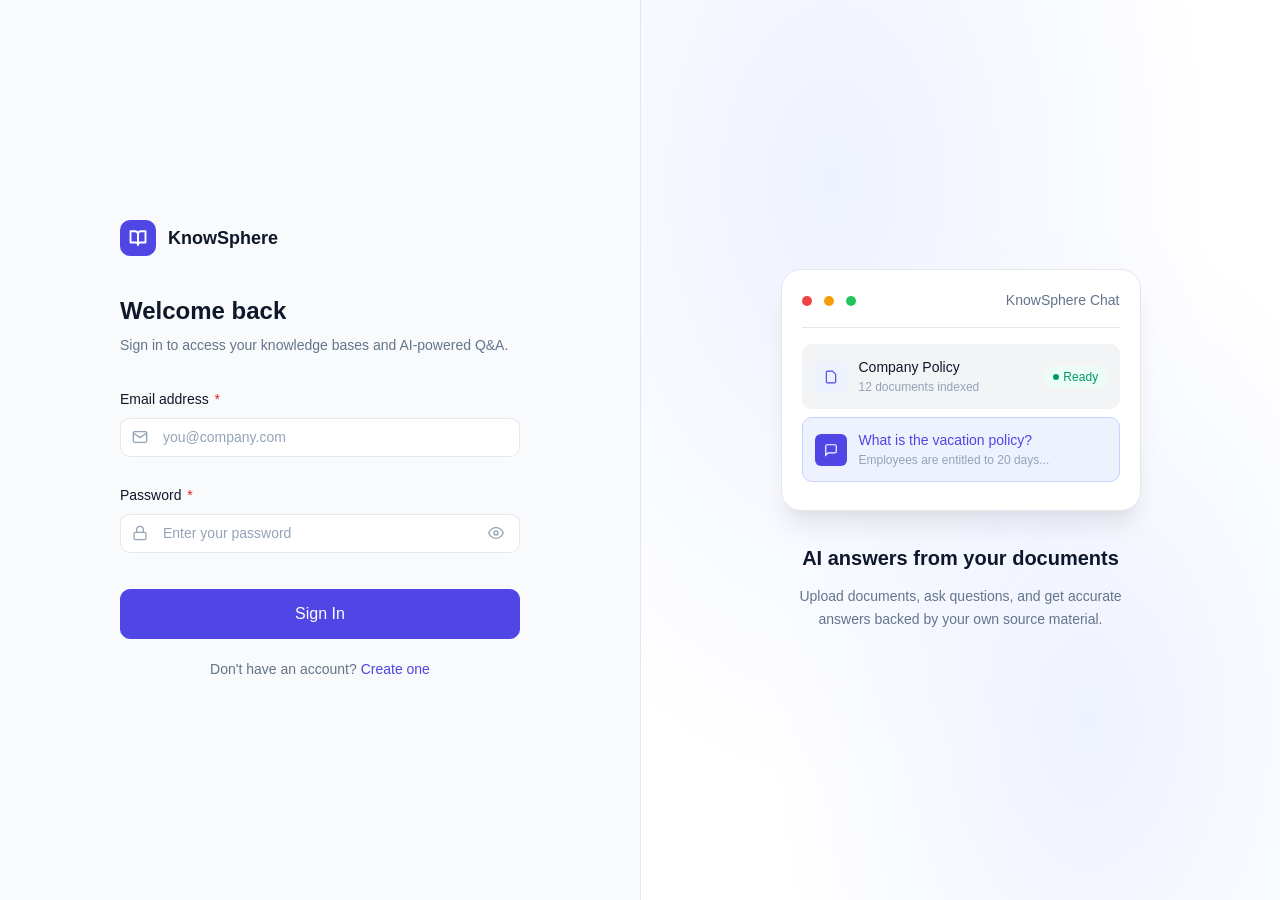
<file: frontend/pages/knowledge-base.html>
<!DOCTYPE html>
<html lang="en" data-theme="light">
<head>
  <meta charset="UTF-8" />
  <meta name="viewport" content="width=device-width, initial-scale=1.0" />
  <title>Knowledge Base — KnowSphere</title>
  <meta name="description" content="Manage documents in your KnowSphere knowledge base." />
  <link rel="preconnect" href="https://fonts.googleapis.com" />
  <link rel="preconnect" href="https://fonts.gstatic.com" crossorigin />
  <link rel="stylesheet" href="../css/global.css" />
  <link rel="stylesheet" href="../css/dashboard.css" />
  <link rel="stylesheet" href="../css/knowledge-base.css" />
  <link rel="stylesheet" href="../css/responsive.css" />
</head>
<body>

<div class="app-layout">

  <!-- ── Sidebar ── -->
  <aside id="sidebar" class="sidebar" role="navigation" aria-label="Main sidebar">
    <div class="sidebar__logo">
      <span class="sidebar__logo-mark" aria-hidden="true">
        <svg width="18" height="18" viewBox="0 0 24 24" fill="none" stroke="currentColor" stroke-width="2.5" stroke-linecap="round" stroke-linejoin="round"><path d="M2 3h6a4 4 0 0 1 4 4v14a3 3 0 0 0-3-3H2z"/><path d="M22 3h-6a4 4 0 0 0-4 4v14a3 3 0 0 1 3-3h7z"/></svg>
      </span>
      <span class="sidebar__logo-text">KnowSphere</span>
    </div>
    <nav class="sidebar__nav" role="list">
      <a href="dashboard.html" class="nav-item" role="listitem">
        <svg class="nav-item__icon" viewBox="0 0 24 24" fill="none" stroke="currentColor" stroke-width="2" stroke-linecap="round" stroke-linejoin="round" aria-hidden="true"><rect x="3" y="3" width="7" height="7"/><rect x="14" y="3" width="7" height="7"/><rect x="14" y="14" width="7" height="7"/><rect x="3" y="14" width="7" height="7"/></svg>
        Dashboard
      </a>
      <a href="dashboard.html" class="nav-item nav-item--active" role="listitem" aria-current="page">
        <svg class="nav-item__icon" viewBox="0 0 24 24" fill="none" stroke="currentColor" stroke-width="2" stroke-linecap="round" stroke-linejoin="round" aria-hidden="true"><path d="M2 3h6a4 4 0 0 1 4 4v14a3 3 0 0 0-3-3H2z"/><path d="M22 3h-6a4 4 0 0 0-4 4v14a3 3 0 0 1 3-3h7z"/></svg>
        Knowledge Bases
      </a>
      <a href="settings.html" class="nav-item" role="listitem">
        <svg class="nav-item__icon" viewBox="0 0 24 24" fill="none" stroke="currentColor" stroke-width="2" stroke-linecap="round" stroke-linejoin="round" aria-hidden="true"><circle cx="12" cy="12" r="3"/><path d="M19.4 15a1.65 1.65 0 0 0 .33 1.82l.06.06a2 2 0 0 1-2.83 2.83l-.06-.06a1.65 1.65 0 0 0-1.82-.33 1.65 1.65 0 0 0-1 1.51V21a2 2 0 0 1-4 0v-.09A1.65 1.65 0 0 0 9 19.4a1.65 1.65 0 0 0-1.82.33l-.06.06a2 2 0 0 1-2.83-2.83l.06-.06A1.65 1.65 0 0 0 4.68 15a1.65 1.65 0 0 0-1.51-1H3a2 2 0 0 1 0-4h.09A1.65 1.65 0 0 0 4.6 9a1.65 1.65 0 0 0-.33-1.82l-.06-.06a2 2 0 0 1 2.83-2.83l.06.06A1.65 1.65 0 0 0 9 4.68a1.65 1.65 0 0 0 1-1.51V3a2 2 0 0 1 4 0v.09a1.65 1.65 0 0 0 1 1.51 1.65 1.65 0 0 0 1.82-.33l.06-.06a2 2 0 0 1 2.83 2.83l-.06.06A1.65 1.65 0 0 0 19.4 9a1.65 1.65 0 0 0 1.51 1H21a2 2 0 0 1 0 4h-.09a1.65 1.65 0 0 0-1.51 1z"/></svg>
        Settings
      </a>
      <div class="divider" style="margin:var(--space-3) 0"></div>
      <button id="logout-btn" class="nav-item nav-item--danger" type="button" aria-label="Log out">
        <svg class="nav-item__icon" viewBox="0 0 24 24" fill="none" stroke="currentColor" stroke-width="2" stroke-linecap="round" stroke-linejoin="round" aria-hidden="true"><path d="M9 21H5a2 2 0 0 1-2-2V5a2 2 0 0 1 2-2h4"/><polyline points="16 17 21 12 16 7"/><line x1="21" y1="12" x2="9" y2="12"/></svg>
        Logout
      </button>
    </nav>
    <div class="sidebar__footer">
      <div class="sidebar__user" id="sidebar-user" role="button" tabindex="0" aria-label="User profile">
        <div class="user-avatar" id="user-avatar" aria-hidden="true">?</div>
        <div class="user-info">
          <div class="user-info__name" id="user-name">User</div>
          <div class="user-info__email" id="user-email"></div>
        </div>
      </div>
    </div>
  </aside>

  <div id="sidebar-overlay" class="overlay" aria-hidden="true"></div>

  <!-- ── Main Content ── -->
  <main class="main-content" role="main">
    <header class="topnav" role="banner">
      <button id="sidebar-toggle" class="sidebar-toggle" aria-expanded="false" aria-controls="sidebar" aria-label="Toggle navigation">
        <svg width="18" height="18" viewBox="0 0 24 24" fill="none" stroke="currentColor" stroke-width="2" stroke-linecap="round" stroke-linejoin="round" aria-hidden="true"><line x1="3" y1="12" x2="21" y2="12"/><line x1="3" y1="6" x2="21" y2="6"/><line x1="3" y1="18" x2="21" y2="18"/></svg>
      </button>
      <div class="topnav__greeting">
        <nav aria-label="Breadcrumb">
          <ol style="display:flex;align-items:center;gap:var(--space-2);list-style:none;font-size:var(--text-sm)">
            <li><a href="dashboard.html" style="color:var(--color-text-muted)">Dashboard</a></li>
            <li style="color:var(--color-text-muted)" aria-hidden="true">/</li>
            <li style="color:var(--color-text-primary);font-weight:var(--weight-medium)" id="breadcrumb-name" aria-current="page">Knowledge Base</li>
          </ol>
        </nav>
      </div>
      <div class="topnav__actions">
        <button class="icon-btn" data-theme-toggle aria-label="Toggle theme" title="Toggle theme">
          <svg class="icon-moon" xmlns="http://www.w3.org/2000/svg" width="16" height="16" viewBox="0 0 24 24" fill="none" stroke="currentColor" stroke-width="2" stroke-linecap="round" stroke-linejoin="round" aria-hidden="true"><path d="M21 12.79A9 9 0 1 1 11.21 3 7 7 0 0 0 21 12.79z"/></svg>
          <svg class="icon-sun" style="display:none" xmlns="http://www.w3.org/2000/svg" width="16" height="16" viewBox="0 0 24 24" fill="none" stroke="currentColor" stroke-width="2" stroke-linecap="round" stroke-linejoin="round" aria-hidden="true"><circle cx="12" cy="12" r="5"/><line x1="12" y1="1" x2="12" y2="3"/><line x1="12" y1="21" x2="12" y2="23"/><line x1="4.22" y1="4.22" x2="5.64" y2="5.64"/><line x1="18.36" y1="18.36" x2="19.78" y2="19.78"/><line x1="1" y1="12" x2="3" y2="12"/><line x1="21" y1="12" x2="23" y2="12"/><line x1="4.22" y1="19.78" x2="5.64" y2="18.36"/><line x1="18.36" y1="5.64" x2="19.78" y2="4.22"/></svg>
        </button>
      </div>
    </header>

    <div class="page-content">

      <!-- KB Hero -->
      <div class="kb-hero" id="kb-hero">
        <div class="kb-hero__left">
          <div class="kb-hero__icon" aria-hidden="true">
            <svg width="28" height="28" viewBox="0 0 24 24" fill="none" stroke="currentColor" stroke-width="2" stroke-linecap="round" stroke-linejoin="round"><path d="M2 3h6a4 4 0 0 1 4 4v14a3 3 0 0 0-3-3H2z"/><path d="M22 3h-6a4 4 0 0 0-4 4v14a3 3 0 0 1 3-3h7z"/></svg>
          </div>
          <div>
            <h1 class="kb-hero__name" id="kb-name">Loading...</h1>
            <p class="kb-hero__desc" id="kb-description"></p>
            <div class="kb-stats-row" id="kb-stats-row">
              <div class="kb-stat">
                <svg width="14" height="14" viewBox="0 0 24 24" fill="none" stroke="currentColor" stroke-width="2" stroke-linecap="round" stroke-linejoin="round" aria-hidden="true"><path d="M14.5 2H6a2 2 0 0 0-2 2v16a2 2 0 0 0 2 2h12a2 2 0 0 0 2-2V7.5L14.5 2z"/></svg>
                <span class="kb-stat__value" id="stat-total">—</span>&nbsp;documents
              </div>
              <div class="kb-stat">
                <svg width="14" height="14" viewBox="0 0 24 24" fill="none" stroke="currentColor" stroke-width="2" stroke-linecap="round" stroke-linejoin="round" aria-hidden="true"><polyline points="20 6 9 17 4 12"/></svg>
                <span class="kb-stat__value" id="stat-ready">—</span>&nbsp;ready
              </div>
              <div class="kb-stat">
                <svg width="14" height="14" viewBox="0 0 24 24" fill="none" stroke="currentColor" stroke-width="2" stroke-linecap="round" stroke-linejoin="round" aria-hidden="true"><circle cx="12" cy="12" r="10"/><polyline points="12 6 12 12 16 14"/></svg>
                <span id="stat-created">—</span>
              </div>
            </div>
          </div>
        </div>
        <div class="kb-hero__actions">
          <button id="upload-trigger-btn" class="btn btn--secondary" type="button">
            <svg width="16" height="16" viewBox="0 0 24 24" fill="none" stroke="currentColor" stroke-width="2" stroke-linecap="round" stroke-linejoin="round" aria-hidden="true"><path d="M21 15v4a2 2 0 0 1-2 2H5a2 2 0 0 1-2-2v-4"/><polyline points="17 8 12 3 7 8"/><line x1="12" y1="3" x2="12" y2="15"/></svg>
            Upload Document
          </button>
          <button id="chat-btn" class="btn btn--primary" type="button">
            <svg width="16" height="16" viewBox="0 0 24 24" fill="none" stroke="currentColor" stroke-width="2" stroke-linecap="round" stroke-linejoin="round" aria-hidden="true"><path d="M21 15a2 2 0 0 1-2 2H7l-4 4V5a2 2 0 0 1 2-2h14a2 2 0 0 1 2 2z"/></svg>
            Chat with KB
          </button>
        </div>
      </div>

      <!-- Upload Section -->
      <div class="upload-section" id="upload-section">
        <div class="section-header" style="margin-bottom:var(--space-4)">
          <div class="section-header__title">Upload Documents</div>
        </div>
        <!-- Drop Zone -->
        <div id="upload-zone" class="upload-zone" role="region" aria-label="File upload area" tabindex="0">
          <div class="upload-zone__icon" aria-hidden="true">
            <svg width="26" height="26" viewBox="0 0 24 24" fill="none" stroke="currentColor" stroke-width="2" stroke-linecap="round" stroke-linejoin="round"><path d="M21 15v4a2 2 0 0 1-2 2H5a2 2 0 0 1-2-2v-4"/><polyline points="17 8 12 3 7 8"/><line x1="12" y1="3" x2="12" y2="15"/></svg>
          </div>
          <div class="upload-zone__title">Drop your files here</div>
          <p class="upload-zone__subtitle">or <button class="btn btn--secondary btn--sm" id="browse-btn" type="button">Browse Files</button></p>
          <div class="upload-zone__types">
            <span class="badge badge--default">PDF</span>
            <span class="badge badge--default">DOCX</span>
            <span class="badge badge--default">TXT</span>
          </div>
          <p class="upload-zone__subtitle" style="margin-top:var(--space-2)">Maximum file size: 50 MB</p>
        </div>
        <input type="file" id="file-input" accept=".pdf,.docx,.txt,application/pdf,application/vnd.openxmlformats-officedocument.wordprocessingml.document,text/plain" multiple aria-label="File input" />
        <!-- Upload Queue -->
        <div id="upload-queue" class="upload-queue" aria-live="polite" aria-label="Upload queue"></div>
      </div>

      <!-- Document List -->
      <div class="document-list" id="document-list">
        <div class="document-list__header">
          <div class="document-list__title">Documents</div>
          <span id="doc-count-badge" class="badge badge--default">0</span>
        </div>
        <div id="document-list-body" aria-live="polite" aria-label="Documents list">
          <!-- Populated by JS -->
        </div>
      </div>

    </div><!-- /page-content -->
  </main>
</div>

<!-- ── Delete Document Modal ── -->
<div id="delete-doc-modal" class="modal" role="dialog" aria-modal="true" aria-labelledby="delete-doc-title" aria-hidden="true">
  <div class="modal__panel">
    <div class="modal__header">
      <div>
        <h2 class="modal__title" id="delete-doc-title">Delete Document</h2>
        <p class="modal__subtitle">This action cannot be undone.</p>
      </div>
      <button class="modal__close" onclick="closeModal('delete-doc-modal')" aria-label="Close modal">
        <svg width="18" height="18" viewBox="0 0 24 24" fill="none" stroke="currentColor" stroke-width="2" stroke-linecap="round" stroke-linejoin="round" aria-hidden="true"><line x1="18" y1="6" x2="6" y2="18"/><line x1="6" y1="6" x2="18" y2="18"/></svg>
      </button>
    </div>
    <div class="modal__body">
      <p>You are about to permanently delete <strong id="delete-doc-name">this document</strong>.</p>
      <div class="delete-modal__warning" role="alert">
        <svg width="18" height="18" viewBox="0 0 24 24" fill="none" stroke="currentColor" stroke-width="2" stroke-linecap="round" stroke-linejoin="round" aria-hidden="true"><path d="m21.73 18-8-14a2 2 0 0 0-3.48 0l-8 14A2 2 0 0 0 4 21h16a2 2 0 0 0 1.73-3Z"/><line x1="12" y1="9" x2="12" y2="13"/><line x1="12" y1="17" x2="12.01" y2="17"/></svg>
        <p>This will remove the document and its indexed vectors from Qdrant. This cannot be undone.</p>
      </div>
    </div>
    <div class="modal__footer">
      <button class="btn btn--secondary" onclick="closeModal('delete-doc-modal')" type="button">Cancel</button>
      <button id="delete-doc-confirm" class="btn btn--danger-solid" type="button" aria-live="polite">
        <svg width="16" height="16" viewBox="0 0 24 24" fill="none" stroke="currentColor" stroke-width="2" stroke-linecap="round" stroke-linejoin="round" aria-hidden="true"><polyline points="3 6 5 6 21 6"/><path d="M19 6v14a2 2 0 0 1-2 2H7a2 2 0 0 1-2-2V6m3 0V4a1 1 0 0 1 1-1h4a1 1 0 0 1 1 1v2"/></svg>
        Delete Document
      </button>
    </div>
  </div>
</div>

<script src="../js/config.js"></script>
<script src="../js/auth.js"></script>
<script src="../js/utils.js"></script>
<script src="../js/api.js"></script>
<script src="../js/knowledge-base.js"></script>
</body>
</html>
</file>
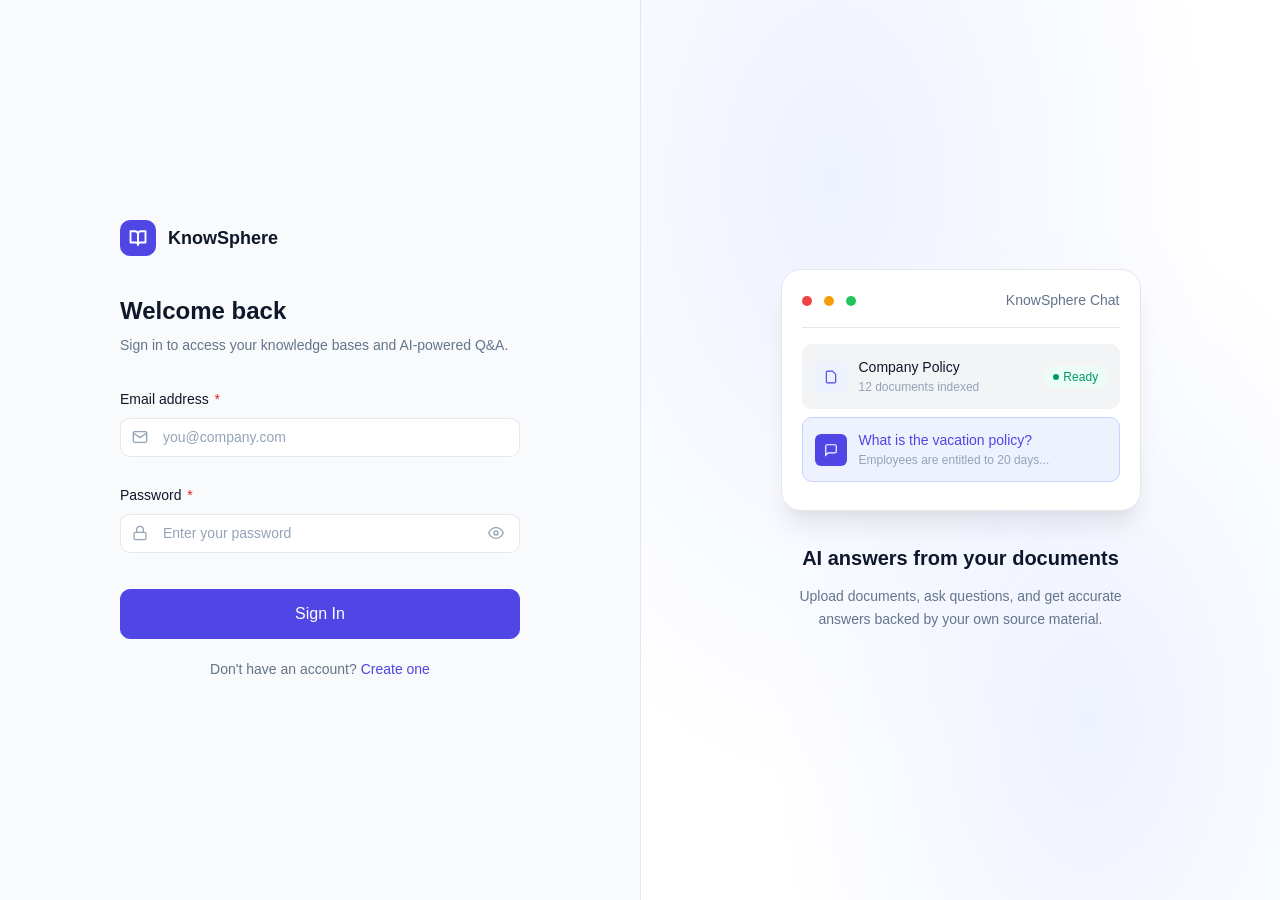
<file: frontend/pages/login.html>
<!DOCTYPE html>
<html lang="en" data-theme="light">
<head>
  <meta charset="UTF-8" />
  <meta name="viewport" content="width=device-width, initial-scale=1.0" />
  <title>Sign In — KnowSphere</title>
  <meta name="description" content="Sign in to your KnowSphere account to access your knowledge bases and AI-powered document Q&A." />
  <link rel="preconnect" href="https://fonts.googleapis.com" />
  <link rel="preconnect" href="https://fonts.gstatic.com" crossorigin />
  <link rel="stylesheet" href="../css/global.css" />
  <link rel="stylesheet" href="../css/auth.css" />
</head>
<body>

<main class="auth-page" role="main">
  <!-- ── Left: Form Panel ── -->
  <div class="auth-panel">
    <div class="auth-panel__inner">
      <a href="../index.html" class="auth-logo" aria-label="KnowSphere home">
        <span class="auth-logo__mark" aria-hidden="true">
          <svg width="18" height="18" viewBox="0 0 24 24" fill="none" stroke="currentColor" stroke-width="2.5" stroke-linecap="round" stroke-linejoin="round"><path d="M2 3h6a4 4 0 0 1 4 4v14a3 3 0 0 0-3-3H2z"/><path d="M22 3h-6a4 4 0 0 0-4 4v14a3 3 0 0 1 3-3h7z"/></svg>
        </span>
        <span class="auth-logo__text">KnowSphere</span>
      </a>

      <div class="auth-header">
        <h1 class="auth-header__title">Welcome back</h1>
        <p class="auth-header__subtitle">Sign in to access your knowledge bases and AI-powered Q&A.</p>
      </div>

      <!-- Error Banner -->
      <div id="login-error" class="auth-error" role="alert" aria-live="polite">
        <svg width="16" height="16" viewBox="0 0 24 24" fill="none" stroke="currentColor" stroke-width="2" stroke-linecap="round" stroke-linejoin="round" aria-hidden="true"><circle cx="12" cy="12" r="10"/><line x1="12" y1="8" x2="12" y2="12"/><line x1="12" y1="16" x2="12.01" y2="16"/></svg>
        <span id="login-error-text"></span>
      </div>

      <form id="login-form" class="auth-form" novalidate aria-label="Login form">
        <!-- Email -->
        <div class="form-group">
          <label for="email" class="form-label">Email address <span class="required" aria-label="required">*</span></label>
          <div class="input-wrapper">
            <span class="input-icon-left" aria-hidden="true">
              <svg width="16" height="16" viewBox="0 0 24 24" fill="none" stroke="currentColor" stroke-width="2" stroke-linecap="round" stroke-linejoin="round"><path d="M4 4h16c1.1 0 2 .9 2 2v12c0 1.1-.9 2-2 2H4c-1.1 0-2-.9-2-2V6c0-1.1.9-2 2-2z"/><polyline points="22,6 12,13 2,6"/></svg>
            </span>
            <input
              type="email"
              id="email"
              name="email"
              class="form-input has-icon-left"
              placeholder="you@company.com"
              autocomplete="email"
              required
              aria-required="true"
              aria-describedby="email-error"
            />
          </div>
          <span id="email-error" class="form-error" role="alert" aria-live="polite"></span>
        </div>

        <!-- Password -->
        <div class="form-group">
          <label for="password" class="form-label">Password <span class="required" aria-label="required">*</span></label>
          <div class="input-wrapper" style="position:relative">
            <span class="input-icon-left" aria-hidden="true">
              <svg width="16" height="16" viewBox="0 0 24 24" fill="none" stroke="currentColor" stroke-width="2" stroke-linecap="round" stroke-linejoin="round"><rect x="3" y="11" width="18" height="11" rx="2" ry="2"/><path d="M7 11V7a5 5 0 0 1 10 0v4"/></svg>
            </span>
            <input
              type="password"
              id="password"
              name="password"
              class="form-input has-icon-left"
              placeholder="Enter your password"
              autocomplete="current-password"
              required
              aria-required="true"
              aria-describedby="password-error"
              style="padding-right:44px"
            />
            <button
              type="button"
              class="password-toggle"
              id="password-toggle"
              aria-label="Show password"
              aria-controls="password"
              aria-pressed="false"
              title="Toggle password visibility"
            >
              <svg id="eye-icon" width="16" height="16" viewBox="0 0 24 24" fill="none" stroke="currentColor" stroke-width="2" stroke-linecap="round" stroke-linejoin="round" aria-hidden="true"><path d="M1 12s4-8 11-8 11 8 11 8-4 8-11 8-11-8-11-8z"/><circle cx="12" cy="12" r="3"/></svg>
              <svg id="eye-off-icon" width="16" height="16" viewBox="0 0 24 24" fill="none" stroke="currentColor" stroke-width="2" stroke-linecap="round" stroke-linejoin="round" aria-hidden="true" style="display:none"><path d="M17.94 17.94A10.07 10.07 0 0 1 12 20c-7 0-11-8-11-8a18.45 18.45 0 0 1 5.06-5.94M9.9 4.24A9.12 9.12 0 0 1 12 4c7 0 11 8 11 8a18.5 18.5 0 0 1-2.16 3.19m-6.72-1.07a3 3 0 1 1-4.24-4.24"/><line x1="1" y1="1" x2="23" y2="23"/></svg>
            </button>
          </div>
          <span id="password-error" class="form-error" role="alert" aria-live="polite"></span>
        </div>

        <!-- Submit -->
        <button type="submit" id="login-btn" class="btn btn--primary" aria-live="polite">
          Sign In
        </button>

        <div class="auth-footer" style="margin-top:0">
          Don't have an account? <a href="register.html">Create one</a>
        </div>
      </form>
    </div>
  </div>

  <!-- ── Right: Visual Panel ── -->
  <div class="auth-visual" aria-hidden="true">
    <div class="auth-visual__bg"></div>
    <div class="auth-visual__content">
      <div class="auth-visual__mockup">
        <div class="auth-visual__mockup-header">
          <div class="mockup-dot mockup-dot--red"></div>
          <div class="mockup-dot mockup-dot--yellow"></div>
          <div class="mockup-dot mockup-dot--green"></div>
          <span class="mockup-title">KnowSphere Chat</span>
        </div>

        <div class="mockup-item">
          <div class="mockup-item__icon">
            <svg width="14" height="14" viewBox="0 0 24 24" fill="none" stroke="currentColor" stroke-width="2"><path d="M14.5 2H6a2 2 0 0 0-2 2v16a2 2 0 0 0 2 2h12a2 2 0 0 0 2-2V7.5L14.5 2z"/></svg>
          </div>
          <div class="mockup-item__text">
            <div class="mockup-item__name">Company Policy</div>
            <div class="mockup-item__sub">12 documents indexed</div>
          </div>
          <span class="badge badge--ready mockup-item__badge">Ready</span>
        </div>

        <div class="mockup-item" style="background:var(--color-accent-subtle);border-color:var(--color-accent-border)">
          <div class="mockup-item__icon" style="background:var(--color-accent);color:#fff">
            <svg width="14" height="14" viewBox="0 0 24 24" fill="none" stroke="currentColor" stroke-width="2"><path d="M21 15a2 2 0 0 1-2 2H7l-4 4V5a2 2 0 0 1 2-2h14a2 2 0 0 1 2 2z"/></svg>
          </div>
          <div class="mockup-item__text">
            <div class="mockup-item__name" style="color:var(--color-accent)">What is the vacation policy?</div>
            <div class="mockup-item__sub">Employees are entitled to 20 days...</div>
          </div>
        </div>
      </div>

      <div class="auth-visual__tagline">AI answers from your documents</div>
      <p class="auth-visual__desc">Upload documents, ask questions, and get accurate answers backed by your own source material.</p>
    </div>
  </div>
</main>

<script src="../js/config.js"></script>
<script src="../js/auth.js"></script>
<script src="../js/utils.js"></script>
<script src="../js/api.js"></script>
<script src="../js/login.js"></script>
</body>
</html>
</file>
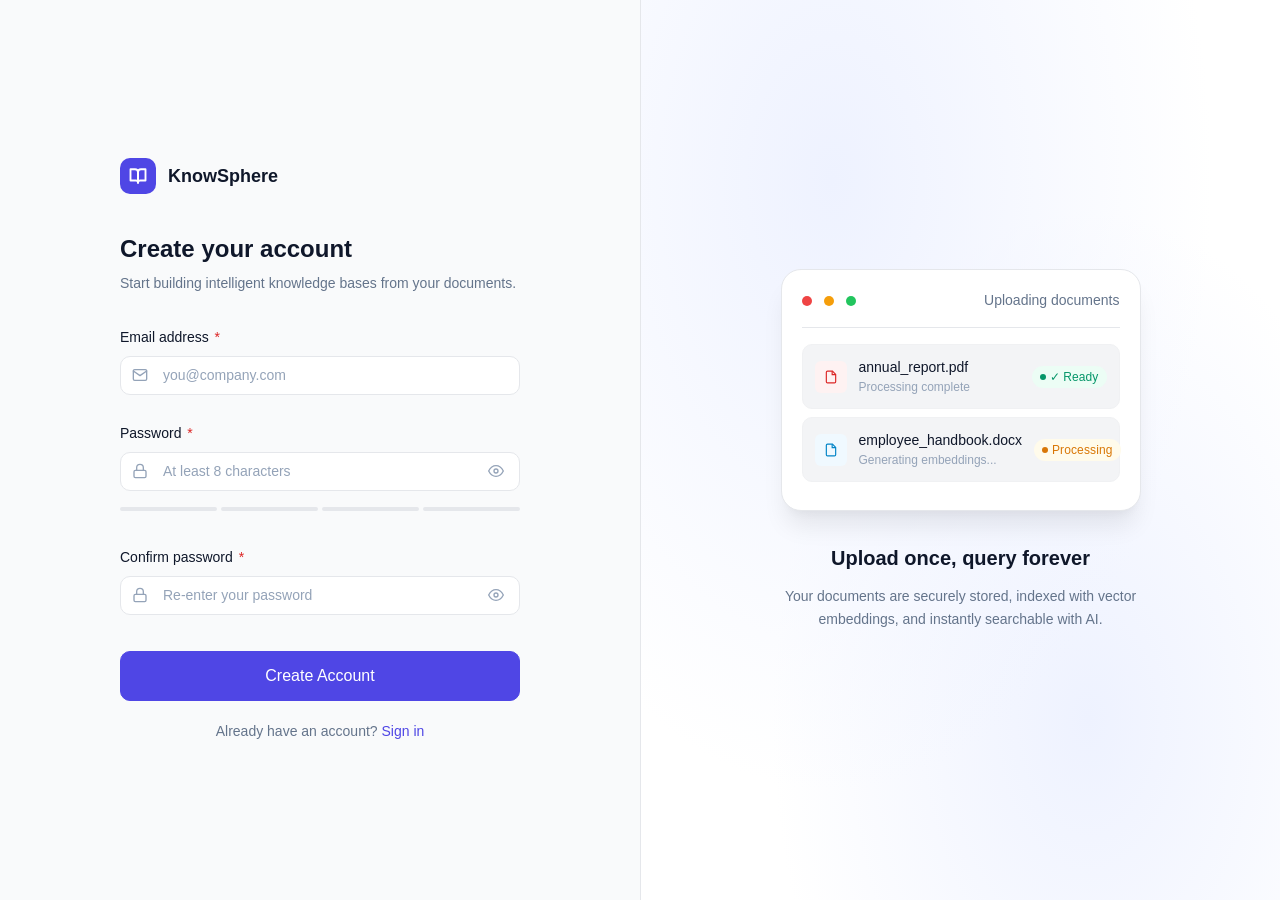
<file: frontend/pages/register.html>
<!DOCTYPE html>
<html lang="en" data-theme="light">
<head>
  <meta charset="UTF-8" />
  <meta name="viewport" content="width=device-width, initial-scale=1.0" />
  <title>Create Account — KnowSphere</title>
  <meta name="description" content="Create your KnowSphere account to start building intelligent knowledge bases from your documents." />
  <link rel="preconnect" href="https://fonts.googleapis.com" />
  <link rel="preconnect" href="https://fonts.gstatic.com" crossorigin />
  <link rel="stylesheet" href="../css/global.css" />
  <link rel="stylesheet" href="../css/auth.css" />
</head>
<body>

<main class="auth-page" role="main">
  <!-- ── Left: Form Panel ── -->
  <div class="auth-panel">
    <div class="auth-panel__inner">
      <a href="../index.html" class="auth-logo" aria-label="KnowSphere home">
        <span class="auth-logo__mark" aria-hidden="true">
          <svg width="18" height="18" viewBox="0 0 24 24" fill="none" stroke="currentColor" stroke-width="2.5" stroke-linecap="round" stroke-linejoin="round"><path d="M2 3h6a4 4 0 0 1 4 4v14a3 3 0 0 0-3-3H2z"/><path d="M22 3h-6a4 4 0 0 0-4 4v14a3 3 0 0 1 3-3h7z"/></svg>
        </span>
        <span class="auth-logo__text">KnowSphere</span>
      </a>

      <div class="auth-header">
        <h1 class="auth-header__title">Create your account</h1>
        <p class="auth-header__subtitle">Start building intelligent knowledge bases from your documents.</p>
      </div>

      <!-- Error Banner -->
      <div id="register-error" class="auth-error" role="alert" aria-live="polite">
        <svg width="16" height="16" viewBox="0 0 24 24" fill="none" stroke="currentColor" stroke-width="2" stroke-linecap="round" stroke-linejoin="round" aria-hidden="true"><circle cx="12" cy="12" r="10"/><line x1="12" y1="8" x2="12" y2="12"/><line x1="12" y1="16" x2="12.01" y2="16"/></svg>
        <span id="register-error-text"></span>
      </div>

      <form id="register-form" class="auth-form" novalidate aria-label="Registration form">
        <!-- Email -->
        <div class="form-group">
          <label for="email" class="form-label">Email address <span class="required" aria-label="required">*</span></label>
          <div class="input-wrapper">
            <span class="input-icon-left" aria-hidden="true">
              <svg width="16" height="16" viewBox="0 0 24 24" fill="none" stroke="currentColor" stroke-width="2" stroke-linecap="round" stroke-linejoin="round"><path d="M4 4h16c1.1 0 2 .9 2 2v12c0 1.1-.9 2-2 2H4c-1.1 0-2-.9-2-2V6c0-1.1.9-2 2-2z"/><polyline points="22,6 12,13 2,6"/></svg>
            </span>
            <input
              type="email"
              id="email"
              name="email"
              class="form-input has-icon-left"
              placeholder="you@company.com"
              autocomplete="email"
              required
              aria-required="true"
              aria-describedby="email-error"
            />
          </div>
          <span id="email-error" class="form-error" role="alert" aria-live="polite"></span>
        </div>

        <!-- Password -->
        <div class="form-group">
          <label for="password" class="form-label">Password <span class="required" aria-label="required">*</span></label>
          <div class="input-wrapper" style="position:relative">
            <span class="input-icon-left" aria-hidden="true">
              <svg width="16" height="16" viewBox="0 0 24 24" fill="none" stroke="currentColor" stroke-width="2" stroke-linecap="round" stroke-linejoin="round"><rect x="3" y="11" width="18" height="11" rx="2" ry="2"/><path d="M7 11V7a5 5 0 0 1 10 0v4"/></svg>
            </span>
            <input
              type="password"
              id="password"
              name="password"
              class="form-input has-icon-left"
              placeholder="At least 8 characters"
              autocomplete="new-password"
              required
              aria-required="true"
              aria-describedby="password-error password-strength-label"
              style="padding-right:44px"
            />
            <button
              type="button"
              class="password-toggle"
              id="password-toggle"
              aria-label="Show password"
              aria-controls="password"
              aria-pressed="false"
              title="Toggle password visibility"
            >
              <svg id="eye-icon" width="16" height="16" viewBox="0 0 24 24" fill="none" stroke="currentColor" stroke-width="2" stroke-linecap="round" stroke-linejoin="round" aria-hidden="true"><path d="M1 12s4-8 11-8 11 8 11 8-4 8-11 8-11-8-11-8z"/><circle cx="12" cy="12" r="3"/></svg>
              <svg id="eye-off-icon" width="16" height="16" viewBox="0 0 24 24" fill="none" stroke="currentColor" stroke-width="2" stroke-linecap="round" stroke-linejoin="round" aria-hidden="true" style="display:none"><path d="M17.94 17.94A10.07 10.07 0 0 1 12 20c-7 0-11-8-11-8a18.45 18.45 0 0 1 5.06-5.94M9.9 4.24A9.12 9.12 0 0 1 12 4c7 0 11 8 11 8a18.5 18.5 0 0 1-2.16 3.19m-6.72-1.07a3 3 0 1 1-4.24-4.24"/><line x1="1" y1="1" x2="23" y2="23"/></svg>
            </button>
          </div>
          <!-- Password strength -->
          <div class="password-strength" id="password-strength" aria-hidden="true">
            <div class="strength-bars">
              <div class="strength-bar" id="bar-1"></div>
              <div class="strength-bar" id="bar-2"></div>
              <div class="strength-bar" id="bar-3"></div>
              <div class="strength-bar" id="bar-4"></div>
            </div>
            <span class="strength-label" id="password-strength-label" aria-live="polite"></span>
          </div>
          <span id="password-error" class="form-error" role="alert" aria-live="polite"></span>
        </div>

        <!-- Confirm Password -->
        <div class="form-group">
          <label for="confirm-password" class="form-label">Confirm password <span class="required" aria-label="required">*</span></label>
          <div class="input-wrapper" style="position:relative">
            <span class="input-icon-left" aria-hidden="true">
              <svg width="16" height="16" viewBox="0 0 24 24" fill="none" stroke="currentColor" stroke-width="2" stroke-linecap="round" stroke-linejoin="round"><rect x="3" y="11" width="18" height="11" rx="2" ry="2"/><path d="M7 11V7a5 5 0 0 1 10 0v4"/></svg>
            </span>
            <input
              type="password"
              id="confirm-password"
              name="confirm-password"
              class="form-input has-icon-left"
              placeholder="Re-enter your password"
              autocomplete="new-password"
              required
              aria-required="true"
              aria-describedby="confirm-password-error"
              style="padding-right:44px"
            />
            <button
              type="button"
              class="password-toggle"
              id="confirm-password-toggle"
              aria-label="Show confirm password"
              aria-controls="confirm-password"
              aria-pressed="false"
              title="Toggle password visibility"
            >
              <svg id="eye-icon-2" width="16" height="16" viewBox="0 0 24 24" fill="none" stroke="currentColor" stroke-width="2" stroke-linecap="round" stroke-linejoin="round" aria-hidden="true"><path d="M1 12s4-8 11-8 11 8 11 8-4 8-11 8-11-8-11-8z"/><circle cx="12" cy="12" r="3"/></svg>
              <svg id="eye-off-icon-2" width="16" height="16" viewBox="0 0 24 24" fill="none" stroke="currentColor" stroke-width="2" stroke-linecap="round" stroke-linejoin="round" aria-hidden="true" style="display:none"><path d="M17.94 17.94A10.07 10.07 0 0 1 12 20c-7 0-11-8-11-8a18.45 18.45 0 0 1 5.06-5.94M9.9 4.24A9.12 9.12 0 0 1 12 4c7 0 11 8 11 8a18.5 18.5 0 0 1-2.16 3.19m-6.72-1.07a3 3 0 1 1-4.24-4.24"/><line x1="1" y1="1" x2="23" y2="23"/></svg>
            </button>
          </div>
          <span id="confirm-password-error" class="form-error" role="alert" aria-live="polite"></span>
        </div>

        <!-- Submit -->
        <button type="submit" id="register-btn" class="btn btn--primary" aria-live="polite">
          Create Account
        </button>

        <div class="auth-footer" style="margin-top:0">
          Already have an account? <a href="login.html">Sign in</a>
        </div>
      </form>
    </div>
  </div>

  <!-- ── Right: Visual Panel ── -->
  <div class="auth-visual" aria-hidden="true">
    <div class="auth-visual__bg"></div>
    <div class="auth-visual__content">
      <div class="auth-visual__mockup">
        <div class="auth-visual__mockup-header">
          <div class="mockup-dot mockup-dot--red"></div>
          <div class="mockup-dot mockup-dot--yellow"></div>
          <div class="mockup-dot mockup-dot--green"></div>
          <span class="mockup-title">Uploading documents</span>
        </div>
        <div class="mockup-item">
          <div class="mockup-item__icon" style="background:var(--color-error-subtle);color:var(--color-error)">
            <svg width="14" height="14" viewBox="0 0 24 24" fill="none" stroke="currentColor" stroke-width="2"><path d="M14.5 2H6a2 2 0 0 0-2 2v16a2 2 0 0 0 2 2h12a2 2 0 0 0 2-2V7.5L14.5 2z"/><polyline points="14 2 14 8 20 8"/></svg>
          </div>
          <div class="mockup-item__text">
            <div class="mockup-item__name">annual_report.pdf</div>
            <div class="mockup-item__sub">Processing complete</div>
          </div>
          <span class="badge badge--ready mockup-item__badge">✓ Ready</span>
        </div>
        <div class="mockup-item">
          <div class="mockup-item__icon" style="background:var(--color-info-subtle);color:var(--color-info)">
            <svg width="14" height="14" viewBox="0 0 24 24" fill="none" stroke="currentColor" stroke-width="2"><path d="M14.5 2H6a2 2 0 0 0-2 2v16a2 2 0 0 0 2 2h12a2 2 0 0 0 2-2V7.5L14.5 2z"/><polyline points="14 2 14 8 20 8"/></svg>
          </div>
          <div class="mockup-item__text">
            <div class="mockup-item__name">employee_handbook.docx</div>
            <div class="mockup-item__sub">Generating embeddings...</div>
          </div>
          <span class="badge badge--processing mockup-item__badge">Processing</span>
        </div>
      </div>
      <div class="auth-visual__tagline">Upload once, query forever</div>
      <p class="auth-visual__desc">Your documents are securely stored, indexed with vector embeddings, and instantly searchable with AI.</p>
    </div>
  </div>
</main>

<script src="../js/config.js"></script>
<script src="../js/auth.js"></script>
<script src="../js/utils.js"></script>
<script src="../js/api.js"></script>
<script src="../js/register.js"></script>
</body>
</html>
</file>
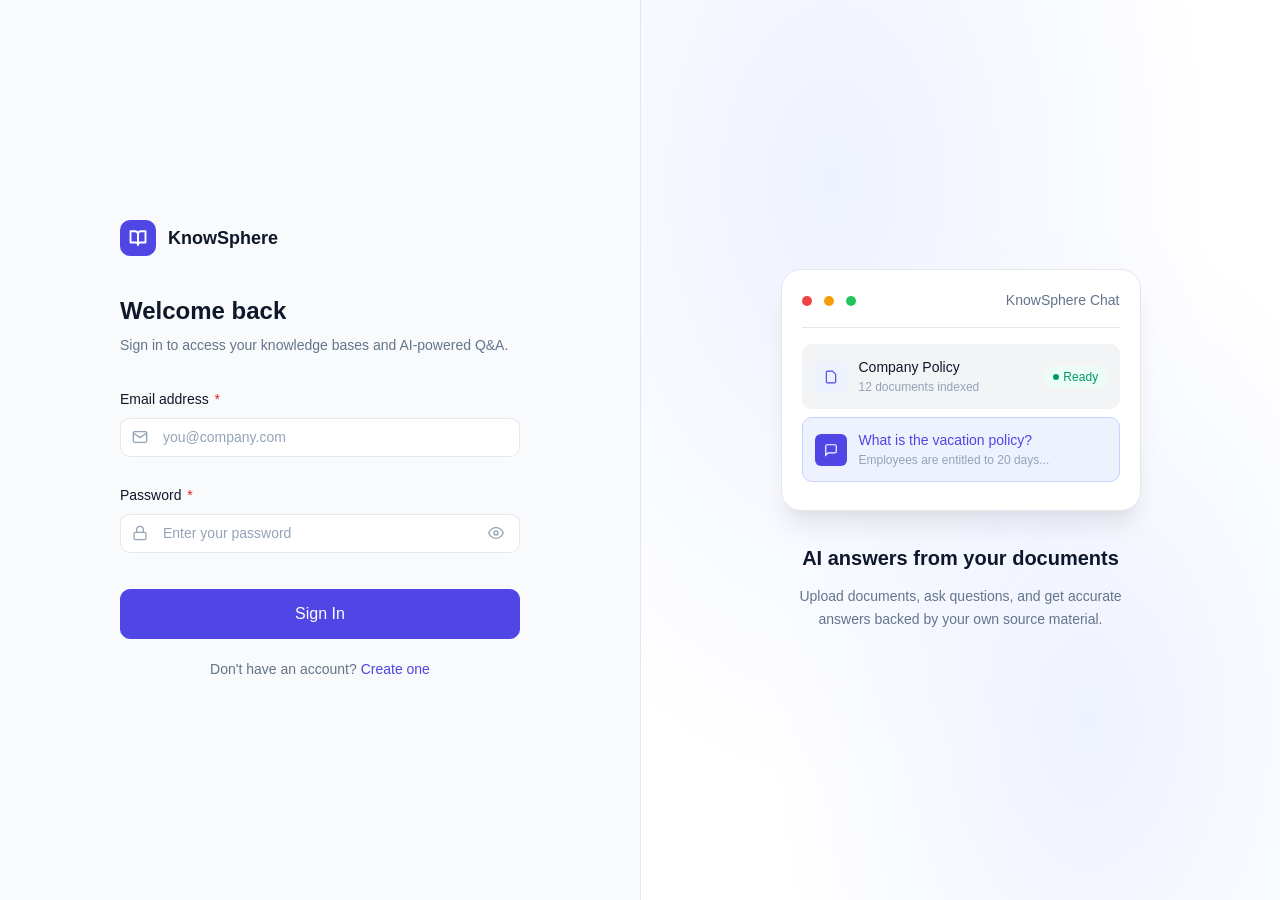
<file: frontend/pages/settings.html>
<!DOCTYPE html>
<html lang="en" data-theme="light">
<head>
  <meta charset="UTF-8" />
  <meta name="viewport" content="width=device-width, initial-scale=1.0" />
  <title>Settings — KnowSphere</title>
  <meta name="description" content="Manage your profile, account settings, and application preferences." />
  <link rel="preconnect" href="https://fonts.googleapis.com" />
  <link rel="preconnect" href="https://fonts.gstatic.com" crossorigin />
  <link rel="stylesheet" href="../css/global.css" />
  <link rel="stylesheet" href="../css/dashboard.css" />
  <link rel="stylesheet" href="../css/responsive.css" />
</head>
<body>

<div class="app-layout">

  <!-- ── Sidebar ── -->
  <aside id="sidebar" class="sidebar" role="navigation" aria-label="Main sidebar">
    <div class="sidebar__logo">
      <span class="sidebar__logo-mark" aria-hidden="true">
        <svg width="18" height="18" viewBox="0 0 24 24" fill="none" stroke="currentColor" stroke-width="2.5" stroke-linecap="round" stroke-linejoin="round"><path d="M2 3h6a4 4 0 0 1 4 4v14a3 3 0 0 0-3-3H2z"/><path d="M22 3h-6a4 4 0 0 0-4 4v14a3 3 0 0 1 3-3h7z"/></svg>
      </span>
      <span class="sidebar__logo-text">KnowSphere</span>
    </div>

    <nav class="sidebar__nav" role="list">
      <a href="dashboard.html" class="nav-item" role="listitem">
        <svg class="nav-item__icon" viewBox="0 0 24 24" fill="none" stroke="currentColor" stroke-width="2" stroke-linecap="round" stroke-linejoin="round" aria-hidden="true"><rect x="3" y="3" width="7" height="7"/><rect x="14" y="3" width="7" height="7"/><rect x="14" y="14" width="7" height="7"/><rect x="3" y="14" width="7" height="7"/></svg>
        Dashboard
      </a>
      <a href="dashboard.html" class="nav-item" role="listitem">
        <svg class="nav-item__icon" viewBox="0 0 24 24" fill="none" stroke="currentColor" stroke-width="2" stroke-linecap="round" stroke-linejoin="round" aria-hidden="true"><path d="M2 3h6a4 4 0 0 1 4 4v14a3 3 0 0 0-3-3H2z"/><path d="M22 3h-6a4 4 0 0 0-4 4v14a3 3 0 0 1 3-3h7z"/></svg>
        Knowledge Bases
      </a>
      <a href="settings.html" class="nav-item nav-item--active" role="listitem" aria-current="page">
        <svg class="nav-item__icon" viewBox="0 0 24 24" fill="none" stroke="currentColor" stroke-width="2" stroke-linecap="round" stroke-linejoin="round" aria-hidden="true"><circle cx="12" cy="12" r="3"/><path d="M19.4 15a1.65 1.65 0 0 0 .33 1.82l.06.06a2 2 0 0 1-2.83 2.83l-.06-.06a1.65 1.65 0 0 0-1.82-.33 1.65 1.65 0 0 0-1 1.51V21a2 2 0 0 1-4 0v-.09A1.65 1.65 0 0 0 9 19.4a1.65 1.65 0 0 0-1.82.33l-.06.06a2 2 0 0 1-2.83-2.83l.06-.06A1.65 1.65 0 0 0 4.68 15a1.65 1.65 0 0 0-1.51-1H3a2 2 0 0 1 0-4h.09A1.65 1.65 0 0 0 4.6 9a1.65 1.65 0 0 0-.33-1.82l-.06-.06a2 2 0 0 1 2.83-2.83l.06.06A1.65 1.65 0 0 0 9 4.68a1.65 1.65 0 0 0 1-1.51V3a2 2 0 0 1 4 0v.09a1.65 1.65 0 0 0 1 1.51 1.65 1.65 0 0 0 1.82-.33l.06-.06a2 2 0 0 1 2.83 2.83l-.06.06A1.65 1.65 0 0 0 19.4 9a1.65 1.65 0 0 0 1.51 1H21a2 2 0 0 1 0 4h-.09a1.65 1.65 0 0 0-1.51 1z"/></svg>
        Settings
      </a>

      <div class="divider" style="margin:var(--space-3) 0"></div>

      <button id="logout-btn" class="nav-item nav-item--danger" type="button" aria-label="Log out">
        <svg class="nav-item__icon" viewBox="0 0 24 24" fill="none" stroke="currentColor" stroke-width="2" stroke-linecap="round" stroke-linejoin="round" aria-hidden="true"><path d="M9 21H5a2 2 0 0 1-2-2V5a2 2 0 0 1 2-2h4"/><polyline points="16 17 21 12 16 7"/><line x1="21" y1="12" x2="9" y2="12"/></svg>
        Logout
      </button>
    </nav>

    <div class="sidebar__footer">
      <div class="sidebar__user" id="sidebar-user" role="button" tabindex="0" aria-label="User profile">
        <div class="user-avatar" id="user-avatar" aria-hidden="true">?</div>
        <div class="user-info">
          <div class="user-info__name" id="user-name">Loading...</div>
          <div class="user-info__email" id="user-email"></div>
        </div>
      </div>
    </div>
  </aside>

  <!-- ── Overlay (mobile) ── -->
  <div id="sidebar-overlay" class="overlay" aria-hidden="true"></div>

  <!-- ── Main Content ── -->
  <main class="main-content" role="main">
    <!-- Top Nav -->
    <header class="topnav" role="banner">
      <button id="sidebar-toggle" class="sidebar-toggle" aria-expanded="false" aria-controls="sidebar" aria-label="Toggle navigation">
        <svg width="18" height="18" viewBox="0 0 24 24" fill="none" stroke="currentColor" stroke-width="2" stroke-linecap="round" stroke-linejoin="round" aria-hidden="true"><line x1="3" y1="12" x2="21" y2="12"/><line x1="3" y1="6" x2="21" y2="6"/><line x1="3" y1="18" x2="21" y2="18"/></svg>
      </button>

      <div class="topnav__greeting">
        <h2>Settings</h2>
        <p>Manage your account configuration and app preferences.</p>
      </div>

      <div class="topnav__actions">
        <button class="icon-btn" data-theme-toggle aria-label="Toggle theme" title="Toggle theme">
          <svg class="icon-moon" xmlns="http://www.w3.org/2000/svg" width="16" height="16" viewBox="0 0 24 24" fill="none" stroke="currentColor" stroke-width="2" stroke-linecap="round" stroke-linejoin="round" aria-hidden="true"><path d="M21 12.79A9 9 0 1 1 11.21 3 7 7 0 0 0 21 12.79z"/></svg>
          <svg class="icon-sun" style="display:none" xmlns="http://www.w3.org/2000/svg" width="16" height="16" viewBox="0 0 24 24" fill="none" stroke="currentColor" stroke-width="2" stroke-linecap="round" stroke-linejoin="round" aria-hidden="true"><circle cx="12" cy="12" r="5"/><line x1="12" y1="1" x2="12" y2="3"/><line x1="12" y1="21" x2="12" y2="23"/><line x1="4.22" y1="4.22" x2="5.64" y2="5.64"/><line x1="18.36" y1="18.36" x2="19.78" y2="19.78"/><line x1="1" y1="12" x2="3" y2="12"/><line x1="21" y1="12" x2="23" y2="12"/><line x1="4.22" y1="19.78" x2="5.64" y2="18.36"/><line x1="18.36" y1="5.64" x2="19.78" y2="4.22"/></svg>
        </button>
      </div>
    </header>

    <!-- Page Content -->
    <div class="page-content" style="max-width: 800px; margin: 0 auto;">
      <div style="display: flex; flex-direction: column; gap: var(--space-8);">

        <!-- Profile Settings Card -->
        <section class="card" aria-labelledby="profile-title">
          <h3 id="profile-title" style="margin-bottom: var(--space-2);">Profile Information</h3>
          <p style="font-size: var(--text-sm); color: var(--color-text-secondary); margin-bottom: var(--space-6);">
            Update your account details and display name.
          </p>

          <form id="profile-form" class="auth-form" novalidate aria-label="Profile information form">
            <div class="form-group">
              <label for="profile-name" class="form-label">Full name</label>
              <input type="text" id="profile-name" class="form-input" placeholder="Your name" required />
            </div>

            <div class="form-group">
              <label for="profile-email" class="form-label">Email address</label>
              <input type="email" id="profile-email" class="form-input" placeholder="your.email@domain.com" disabled />
              <span class="form-hint">Email address cannot be changed.</span>
            </div>

            <button type="submit" id="save-profile-btn" class="btn btn--primary" style="align-self: flex-start; margin-top: var(--space-2);">
              Save Changes
            </button>
          </form>
        </section>

        <!-- Preferences / Theme Selector Card -->
        <section class="card" aria-labelledby="preferences-title">
          <h3 id="preferences-title" style="margin-bottom: var(--space-2);">Appearance Preferences</h3>
          <p style="font-size: var(--text-sm); color: var(--color-text-secondary); margin-bottom: var(--space-6);">
            Customize the look and feel of the platform interface.
          </p>

          <div class="form-group">
            <label class="form-label">Interface Theme</label>
            <div style="display: flex; gap: var(--space-4); margin-top: var(--space-2);">
              <button type="button" class="btn btn--secondary" id="theme-light-btn" style="flex: 1; justify-content: center; gap: var(--space-2);">
                <svg xmlns="http://www.w3.org/2000/svg" width="16" height="16" viewBox="0 0 24 24" fill="none" stroke="currentColor" stroke-width="2" stroke-linecap="round" stroke-linejoin="round" aria-hidden="true"><circle cx="12" cy="12" r="5"/><line x1="12" y1="1" x2="12" y2="3"/><line x1="12" y1="21" x2="12" y2="23"/><line x1="4.22" y1="4.22" x2="5.64" y2="5.64"/><line x1="18.36" y1="18.36" x2="19.78" y2="19.78"/><line x1="1" y1="12" x2="3" y2="12"/><line x1="21" y1="12" x2="23" y2="12"/><line x1="4.22" y1="19.78" x2="5.64" y2="18.36"/><line x1="18.36" y1="5.64" x2="19.78" y2="4.22"/></svg>
                Light Mode
              </button>
              <button type="button" class="btn btn--secondary" id="theme-dark-btn" style="flex: 1; justify-content: center; gap: var(--space-2);">
                <svg xmlns="http://www.w3.org/2000/svg" width="16" height="16" viewBox="0 0 24 24" fill="none" stroke="currentColor" stroke-width="2" stroke-linecap="round" stroke-linejoin="round" aria-hidden="true"><path d="M21 12.79A9 9 0 1 1 11.21 3 7 7 0 0 0 21 12.79z"/></svg>
                Dark Mode
              </button>
            </div>
          </div>
        </section>

        <!-- Security / Password Card -->
        <section class="card" aria-labelledby="security-title">
          <h3 id="security-title" style="margin-bottom: var(--space-2);">Password & Security</h3>
          <p style="font-size: var(--text-sm); color: var(--color-text-secondary); margin-bottom: var(--space-6);">
            Change your password to secure your account.
          </p>

          <form id="password-form" class="auth-form" novalidate aria-label="Change password form">
            <div class="form-group">
              <label for="current-password" class="form-label">Current password</label>
              <input type="password" id="current-password" class="form-input" placeholder="••••••••" required />
            </div>

            <div class="form-group">
              <label for="new-password" class="form-label">New password</label>
              <input type="password" id="new-password" class="form-input" placeholder="At least 8 characters" required />
            </div>

            <div class="form-group">
              <label for="confirm-new-password" class="form-label">Confirm new password</label>
              <input type="password" id="confirm-new-password" class="form-input" placeholder="Re-enter new password" required />
            </div>

            <button type="submit" id="change-password-btn" class="btn btn--primary" style="align-self: flex-start; margin-top: var(--space-2);">
              Update Password
            </button>
          </form>
        </section>

      </div>
    </div><!-- /page-content -->
  </main>
</div>

<script src="../js/config.js"></script>
<script src="../js/auth.js"></script>
<script src="../js/utils.js"></script>
<script src="../js/api.js"></script>
<script src="../js/settings.js"></script>
</body>
</html>
</file>
<file: frontend/css/global.css>
/**
 * global.css
 * Design system: CSS custom properties, resets, base components.
 * All visual design tokens live here.
 */

/* ─── Google Fonts Removed for Performance ──────────────────────────────────── */

/* ─── Design Tokens ────────────────────────────────────────────────────────── */
:root {
  /* Colors – Light Mode */
  --color-bg:           #f9fafb;
  --color-surface:      #ffffff;
  --color-surface-alt:  #f3f4f6;
  --color-border:       #e5e7eb;
  --color-border-light: #f0f1f3;

  --color-text-primary:   #0f172a;
  --color-text-secondary: #64748b;
  --color-text-muted:     #94a3b8;

  --color-accent:         #4f46e5;
  --color-accent-hover:   #4338ca;
  --color-accent-subtle:  #eef2ff;
  --color-accent-border:  #c7d2fe;

  --color-success:        #059669;
  --color-success-subtle: #ecfdf5;
  --color-warning:        #d97706;
  --color-warning-subtle: #fffbeb;
  --color-error:          #dc2626;
  --color-error-subtle:   #fef2f2;
  --color-info:           #0284c7;
  --color-info-subtle:    #f0f9ff;

  /* Shadows */
  --shadow-xs:  0 1px 2px 0 rgb(0 0 0 / 0.04);
  --shadow-sm:  0 1px 3px 0 rgb(0 0 0 / 0.07), 0 1px 2px -1px rgb(0 0 0 / 0.05);
  --shadow-md:  0 4px 6px -1px rgb(0 0 0 / 0.07), 0 2px 4px -2px rgb(0 0 0 / 0.05);
  --shadow-lg:  0 10px 15px -3px rgb(0 0 0 / 0.08), 0 4px 6px -4px rgb(0 0 0 / 0.05);
  --shadow-xl:  0 20px 25px -5px rgb(0 0 0 / 0.08), 0 8px 10px -6px rgb(0 0 0 / 0.04);

  /* Radius */
  --radius-xs: 4px;
  --radius-sm: 6px;
  --radius-md: 10px;
  --radius-lg: 14px;
  --radius-xl: 20px;
  --radius-full: 9999px;

  /* Spacing */
  --space-1:  4px;
  --space-2:  8px;
  --space-3:  12px;
  --space-4:  16px;
  --space-5:  20px;
  --space-6:  24px;
  --space-8:  32px;
  --space-10: 40px;
  --space-12: 48px;
  --space-16: 64px;

  /* Typography */
  --font-sans: 'Inter', -apple-system, BlinkMacSystemFont, 'Segoe UI', sans-serif;
  --font-mono: 'JetBrains Mono', 'Fira Code', 'Cascadia Code', monospace;

  --text-xs:   0.75rem;
  --text-sm:   0.875rem;
  --text-base: 1rem;
  --text-lg:   1.125rem;
  --text-xl:   1.25rem;
  --text-2xl:  1.5rem;
  --text-3xl:  1.875rem;
  --text-4xl:  2.25rem;

  --leading-tight:  1.25;
  --leading-snug:   1.375;
  --leading-normal: 1.5;
  --leading-relaxed:1.625;

  --weight-light:   300;
  --weight-regular: 400;
  --weight-medium:  500;
  --weight-semibold:600;
  --weight-bold:    700;

  /* Transitions */
  --transition-fast:   120ms ease;
  --transition-normal: 200ms ease;
  --transition-slow:   350ms ease;

  /* Sidebar */
  --sidebar-width: 248px;
  --topnav-height: 64px;

  /* Z-Index */
  --z-sidebar:  100;
  --z-overlay:  99;
  --z-modal:    200;
  --z-toast:    300;
  --z-tooltip:  400;
}

/* Dark Mode */
[data-theme="dark"] {
  --color-bg:           #0b0f1a;
  --color-surface:      #111827;
  --color-surface-alt:  #1a2235;
  --color-border:       #1f2937;
  --color-border-light: #1c2333;

  --color-text-primary:   #f1f5f9;
  --color-text-secondary: #94a3b8;
  --color-text-muted:     #64748b;

  --color-accent:         #6366f1;
  --color-accent-hover:   #818cf8;
  --color-accent-subtle:  #1e1b4b;
  --color-accent-border:  #312e81;

  --color-success-subtle: #052e16;
  --color-warning-subtle: #1c1508;
  --color-error-subtle:   #1c0a0a;
  --color-info-subtle:    #0a1929;

  --shadow-xs: 0 1px 2px 0 rgb(0 0 0 / 0.3);
  --shadow-sm: 0 1px 3px 0 rgb(0 0 0 / 0.4), 0 1px 2px -1px rgb(0 0 0 / 0.3);
  --shadow-md: 0 4px 6px -1px rgb(0 0 0 / 0.4), 0 2px 4px -2px rgb(0 0 0 / 0.3);
  --shadow-lg: 0 10px 15px -3px rgb(0 0 0 / 0.5), 0 4px 6px -4px rgb(0 0 0 / 0.3);
  --shadow-xl: 0 20px 25px -5px rgb(0 0 0 / 0.5), 0 8px 10px -6px rgb(0 0 0 / 0.3);
}

/* ─── Reset ────────────────────────────────────────────────────────────────── */
*, *::before, *::after {
  box-sizing: border-box;
  margin: 0;
  padding: 0;
}

html {
  font-size: 16px;
  -webkit-font-smoothing: antialiased;
  -moz-osx-font-smoothing: grayscale;
  scroll-behavior: smooth;
}

body {
  font-family: var(--font-sans);
  font-size: var(--text-base);
  line-height: var(--leading-normal);
  color: var(--color-text-primary);
  background-color: var(--color-bg);
  min-height: 100vh;
  transition: background-color var(--transition-slow), color var(--transition-slow);
}

img, svg { display: block; max-width: 100%; }
a { color: var(--color-accent); text-decoration: none; }
a:hover { text-decoration: underline; }
button { cursor: pointer; font-family: inherit; }
input, textarea, select { font-family: inherit; }
ul, ol { list-style: none; }

/* ─── Focus Styles ─────────────────────────────────────────────────────────── */
:focus-visible {
  outline: 2px solid var(--color-accent);
  outline-offset: 2px;
  border-radius: var(--radius-xs);
}

/* ─── Scrollbar ────────────────────────────────────────────────────────────── */
::-webkit-scrollbar { width: 6px; height: 6px; }
::-webkit-scrollbar-track { background: transparent; }
::-webkit-scrollbar-thumb {
  background: var(--color-border);
  border-radius: var(--radius-full);
}
::-webkit-scrollbar-thumb:hover { background: var(--color-text-muted); }

/* ─── Typography ───────────────────────────────────────────────────────────── */
h1, h2, h3, h4, h5, h6 {
  font-weight: var(--weight-semibold);
  line-height: var(--leading-tight);
  color: var(--color-text-primary);
}

h1 { font-size: var(--text-3xl); }
h2 { font-size: var(--text-2xl); }
h3 { font-size: var(--text-xl); }
h4 { font-size: var(--text-lg); }

p { color: var(--color-text-secondary); line-height: var(--leading-relaxed); }

/* ─── Buttons ──────────────────────────────────────────────────────────────── */
.btn {
  display: inline-flex;
  align-items: center;
  gap: var(--space-2);
  padding: var(--space-2) var(--space-4);
  font-size: var(--text-sm);
  font-weight: var(--weight-medium);
  line-height: var(--leading-normal);
  border: 1px solid transparent;
  border-radius: var(--radius-md);
  cursor: pointer;
  transition: all var(--transition-fast);
  white-space: nowrap;
  text-decoration: none;
  user-select: none;
}

.btn:disabled {
  opacity: 0.6;
  cursor: not-allowed;
  pointer-events: none;
}

.btn--primary {
  background: var(--color-accent);
  color: #fff;
  border-color: var(--color-accent);
}
.btn--primary:hover {
  background: var(--color-accent-hover);
  border-color: var(--color-accent-hover);
  transform: translateY(-1px);
  box-shadow: var(--shadow-md);
}
.btn--primary:active { transform: translateY(0); }

.btn--secondary {
  background: var(--color-surface);
  color: var(--color-text-primary);
  border-color: var(--color-border);
}
.btn--secondary:hover {
  background: var(--color-surface-alt);
  border-color: var(--color-text-muted);
}

.btn--ghost {
  background: transparent;
  color: var(--color-text-secondary);
  border-color: transparent;
}
.btn--ghost:hover {
  background: var(--color-surface-alt);
  color: var(--color-text-primary);
}

.btn--danger {
  background: var(--color-error-subtle);
  color: var(--color-error);
  border-color: transparent;
}
.btn--danger:hover {
  background: var(--color-error);
  color: #fff;
}

.btn--danger-solid {
  background: var(--color-error);
  color: #fff;
  border-color: var(--color-error);
}
.btn--danger-solid:hover {
  background: #b91c1c;
  border-color: #b91c1c;
}

.btn--sm {
  padding: var(--space-1) var(--space-3);
  font-size: var(--text-xs);
  border-radius: var(--radius-sm);
}

.btn--lg {
  padding: var(--space-3) var(--space-6);
  font-size: var(--text-base);
  border-radius: var(--radius-md);
}

.btn--icon {
  padding: var(--space-2);
  border-radius: var(--radius-sm);
}

/* ─── Form Elements ────────────────────────────────────────────────────────── */
.form-group {
  display: flex;
  flex-direction: column;
  gap: var(--space-2);
}

.form-label {
  font-size: var(--text-sm);
  font-weight: var(--weight-medium);
  color: var(--color-text-primary);
}

.form-label .required {
  color: var(--color-error);
  margin-left: 2px;
}

.form-input, .form-textarea, .form-select {
  width: 100%;
  padding: var(--space-2) var(--space-3);
  font-size: var(--text-sm);
  color: var(--color-text-primary);
  background: var(--color-surface);
  border: 1px solid var(--color-border);
  border-radius: var(--radius-md);
  transition: border-color var(--transition-fast), box-shadow var(--transition-fast);
  line-height: var(--leading-normal);
}

.form-input::placeholder,
.form-textarea::placeholder {
  color: var(--color-text-muted);
}

.form-input:hover, .form-textarea:hover {
  border-color: var(--color-text-muted);
}

.form-input:focus, .form-textarea:focus {
  outline: none;
  border-color: var(--color-accent);
  box-shadow: 0 0 0 3px var(--color-accent-subtle);
}

.form-input--error {
  border-color: var(--color-error) !important;
  box-shadow: 0 0 0 3px var(--color-error-subtle) !important;
}

.form-error {
  font-size: var(--text-xs);
  color: var(--color-error);
  display: flex;
  align-items: center;
  gap: var(--space-1);
}

.form-hint {
  font-size: var(--text-xs);
  color: var(--color-text-muted);
}

.form-textarea { resize: vertical; min-height: 100px; }

.input-wrapper {
  position: relative;
  display: flex;
  align-items: center;
}

.input-wrapper .form-input {
  padding-right: var(--space-10);
}

.input-icon {
  position: absolute;
  right: var(--space-3);
  display: flex;
  align-items: center;
  color: var(--color-text-muted);
}

.input-icon-left {
  position: absolute;
  left: var(--space-3);
  display: flex;
  align-items: center;
  color: var(--color-text-muted);
  pointer-events: none;
}

.input-wrapper .form-input.has-icon-left {
  padding-left: calc(var(--space-3) * 2 + 18px);
}

/* ─── Cards ────────────────────────────────────────────────────────────────── */
.card {
  background: var(--color-surface);
  border: 1px solid var(--color-border);
  border-radius: var(--radius-lg);
  padding: var(--space-6);
  transition: box-shadow var(--transition-normal), border-color var(--transition-normal), transform var(--transition-normal);
}

.card--hover:hover {
  box-shadow: var(--shadow-md);
  border-color: var(--color-accent-border);
  transform: translateY(-2px);
}

.card--flat { box-shadow: none; }
.card--shadow { box-shadow: var(--shadow-sm); }

/* ─── Badges / Status ──────────────────────────────────────────────────────── */
.badge {
  display: inline-flex;
  align-items: center;
  gap: 4px;
  padding: 2px 8px;
  font-size: var(--text-xs);
  font-weight: var(--weight-medium);
  border-radius: var(--radius-full);
  letter-spacing: 0.01em;
}

.badge--ready    { background: var(--color-success-subtle); color: var(--color-success); }
.badge--processing { background: var(--color-warning-subtle); color: var(--color-warning); }
.badge--uploaded { background: var(--color-info-subtle); color: var(--color-info); }
.badge--failed   { background: var(--color-error-subtle); color: var(--color-error); }
.badge--default  { background: var(--color-surface-alt); color: var(--color-text-secondary); }
.badge--accent   { background: var(--color-accent-subtle); color: var(--color-accent); }

.badge::before {
  content: '';
  width: 6px; height: 6px;
  border-radius: 50%;
  background: currentColor;
  flex-shrink: 0;
}

/* ─── Modals ───────────────────────────────────────────────────────────────── */
.modal {
  position: fixed;
  inset: 0;
  display: flex;
  align-items: center;
  justify-content: center;
  background: rgb(0 0 0 / 0.5);
  backdrop-filter: blur(4px);
  z-index: var(--z-modal);
  opacity: 0;
  pointer-events: none;
  transition: opacity var(--transition-normal);
  padding: var(--space-4);
}

.modal--open {
  opacity: 1;
  pointer-events: all;
}

.modal__panel {
  background: var(--color-surface);
  border: 1px solid var(--color-border);
  border-radius: var(--radius-xl);
  padding: var(--space-8);
  width: 100%;
  max-width: 480px;
  box-shadow: var(--shadow-xl);
  transform: translateY(16px) scale(0.98);
  transition: transform var(--transition-normal);
}

.modal--open .modal__panel {
  transform: translateY(0) scale(1);
}

.modal__header {
  display: flex;
  align-items: flex-start;
  justify-content: space-between;
  margin-bottom: var(--space-6);
  gap: var(--space-4);
}

.modal__title {
  font-size: var(--text-xl);
  font-weight: var(--weight-semibold);
}

.modal__subtitle {
  font-size: var(--text-sm);
  color: var(--color-text-secondary);
  margin-top: var(--space-1);
}

.modal__close {
  background: none;
  border: none;
  padding: var(--space-1);
  color: var(--color-text-muted);
  border-radius: var(--radius-sm);
  flex-shrink: 0;
  transition: color var(--transition-fast), background var(--transition-fast);
}
.modal__close:hover { color: var(--color-text-primary); background: var(--color-surface-alt); }

.modal__body {
  display: flex;
  flex-direction: column;
  gap: var(--space-4);
}

.modal__footer {
  display: flex;
  justify-content: flex-end;
  gap: var(--space-3);
  margin-top: var(--space-6);
}

/* ─── Toast ────────────────────────────────────────────────────────────────── */
.toast-container {
  position: fixed;
  bottom: var(--space-6);
  right: var(--space-6);
  display: flex;
  flex-direction: column;
  gap: var(--space-3);
  z-index: var(--z-toast);
  pointer-events: none;
}

.toast {
  display: flex;
  align-items: center;
  gap: var(--space-3);
  padding: var(--space-3) var(--space-4);
  background: var(--color-surface);
  border: 1px solid var(--color-border);
  border-radius: var(--radius-lg);
  box-shadow: var(--shadow-xl);
  pointer-events: all;
  min-width: 280px;
  max-width: 400px;
  opacity: 0;
  transform: translateX(16px);
  transition: opacity var(--transition-normal), transform var(--transition-normal);
}

.toast--visible {
  opacity: 1;
  transform: translateX(0);
}

.toast--hiding {
  opacity: 0;
  transform: translateX(16px);
}

.toast__icon { flex-shrink: 0; }
.toast--success .toast__icon { color: var(--color-success); }
.toast--error   .toast__icon { color: var(--color-error); }
.toast--warning .toast__icon { color: var(--color-warning); }
.toast--info    .toast__icon { color: var(--color-info); }

.toast__message {
  flex: 1;
  font-size: var(--text-sm);
  font-weight: var(--weight-medium);
  color: var(--color-text-primary);
}

.toast__close {
  background: none;
  border: none;
  padding: 2px;
  color: var(--color-text-muted);
  border-radius: var(--radius-xs);
  flex-shrink: 0;
  transition: color var(--transition-fast);
}
.toast__close:hover { color: var(--color-text-primary); }

/* ─── Skeleton ─────────────────────────────────────────────────────────────── */
@keyframes shimmer {
  0%   { background-position: -400px 0; }
  100% { background-position: 400px 0; }
}

.skeleton {
  background: linear-gradient(
    90deg,
    var(--color-surface-alt) 25%,
    var(--color-border) 50%,
    var(--color-surface-alt) 75%
  );
  background-size: 800px 100%;
  animation: shimmer 1.5s infinite linear;
  border-radius: var(--radius-sm);
}

.skeleton--title  { height: 24px; width: 60%; margin-bottom: var(--space-3); }
.skeleton--text   { height: 16px; width: 90%; margin-bottom: var(--space-2); }
.skeleton--short  { width: 50% !important; }
.skeleton--badge  { height: 22px; width: 72px; border-radius: var(--radius-full); }
.skeleton--button { height: 32px; width: 80px; border-radius: var(--radius-md); }
.skeleton--icon   { height: 40px; width: 40px; border-radius: var(--radius-md); flex-shrink: 0; }
.skeleton--avatar { height: 40px; width: 40px; border-radius: 50%; }

.skeleton-card {
  background: var(--color-surface);
  border: 1px solid var(--color-border);
  border-radius: var(--radius-lg);
  padding: var(--space-6);
}

.skeleton-footer {
  display: flex;
  justify-content: space-between;
  align-items: center;
  margin-top: var(--space-4);
}

.skeleton-row {
  display: flex;
  align-items: center;
  gap: var(--space-4);
  padding: var(--space-4) 0;
  border-bottom: 1px solid var(--color-border-light);
}

.skeleton-row__content { flex: 1; }

/* ─── Spinner ──────────────────────────────────────────────────────────────── */
@keyframes spin { to { transform: rotate(360deg); } }

.spinner {
  display: inline-block;
  width: 14px;
  height: 14px;
  border: 2px solid currentColor;
  border-top-color: transparent;
  border-radius: 50%;
  animation: spin 0.6s linear infinite;
  flex-shrink: 0;
}

.spinner--lg {
  width: 32px;
  height: 32px;
  border-width: 3px;
}

/* ─── Divider ──────────────────────────────────────────────────────────────── */
.divider {
  height: 1px;
  background: var(--color-border);
  margin: var(--space-6) 0;
}

/* ─── Empty State ──────────────────────────────────────────────────────────── */
.empty-state {
  display: flex;
  flex-direction: column;
  align-items: center;
  justify-content: center;
  gap: var(--space-3);
  padding: var(--space-16) var(--space-6);
  text-align: center;
}

.empty-state__icon {
  width: 56px;
  height: 56px;
  background: var(--color-surface-alt);
  border-radius: var(--radius-xl);
  display: flex;
  align-items: center;
  justify-content: center;
  color: var(--color-text-muted);
  margin-bottom: var(--space-2);
}

.empty-state__title {
  font-size: var(--text-lg);
  font-weight: var(--weight-semibold);
  color: var(--color-text-primary);
}

.empty-state__text {
  font-size: var(--text-sm);
  color: var(--color-text-muted);
  max-width: 320px;
}

/* ─── Markdown Output ──────────────────────────────────────────────────────── */
.md-content h1 { font-size: var(--text-xl); margin-bottom: var(--space-3); }
.md-content h2 { font-size: var(--text-lg); margin-bottom: var(--space-2); }
.md-content h3 { font-size: var(--text-base); margin-bottom: var(--space-2); }
.md-content p  { margin-bottom: var(--space-3); line-height: var(--leading-relaxed); }
.md-content ul, .md-content ol {
  padding-left: var(--space-5);
  margin-bottom: var(--space-3);
}
.md-content li { margin-bottom: var(--space-1); list-style: disc; }
.md-content strong { font-weight: var(--weight-semibold); color: var(--color-text-primary); }

.code-block {
  background: var(--color-surface-alt);
  border: 1px solid var(--color-border);
  border-radius: var(--radius-md);
  padding: var(--space-4);
  overflow-x: auto;
  margin: var(--space-3) 0;
}

.code-block code {
  font-family: var(--font-mono);
  font-size: var(--text-sm);
  color: var(--color-text-primary);
  white-space: pre;
}

.inline-code {
  font-family: var(--font-mono);
  font-size: 0.875em;
  background: var(--color-surface-alt);
  border: 1px solid var(--color-border);
  border-radius: var(--radius-xs);
  padding: 1px 5px;
  color: var(--color-accent);
}

/* ─── Sidebar Layout ───────────────────────────────────────────────────────── */
.app-layout {
  display: flex;
  min-height: 100vh;
}

.sidebar {
  width: var(--sidebar-width);
  background: var(--color-surface);
  border-right: 1px solid var(--color-border);
  display: flex;
  flex-direction: column;
  position: fixed;
  top: 0;
  left: 0;
  height: 100vh;
  z-index: var(--z-sidebar);
  overflow-y: auto;
  overflow-x: hidden;
  transition: transform var(--transition-slow);
}

.sidebar__logo {
  padding: var(--space-5) var(--space-5);
  border-bottom: 1px solid var(--color-border);
  display: flex;
  align-items: center;
  gap: var(--space-3);
}

.sidebar__logo-mark {
  width: 32px;
  height: 32px;
  background: var(--color-accent);
  border-radius: var(--radius-md);
  display: flex;
  align-items: center;
  justify-content: center;
  color: #fff;
  flex-shrink: 0;
}

.sidebar__logo-text {
  font-size: var(--text-base);
  font-weight: var(--weight-semibold);
  color: var(--color-text-primary);
}

.sidebar__nav {
  flex: 1;
  padding: var(--space-4) var(--space-3);
  display: flex;
  flex-direction: column;
  gap: var(--space-1);
}

.sidebar__section-label {
  font-size: var(--text-xs);
  font-weight: var(--weight-semibold);
  color: var(--color-text-muted);
  text-transform: uppercase;
  letter-spacing: 0.08em;
  padding: var(--space-2) var(--space-3);
  margin-top: var(--space-2);
}

.nav-item {
  display: flex;
  align-items: center;
  gap: var(--space-3);
  padding: var(--space-2) var(--space-3);
  border-radius: var(--radius-md);
  color: var(--color-text-secondary);
  font-size: var(--text-sm);
  font-weight: var(--weight-medium);
  transition: background var(--transition-fast), color var(--transition-fast);
  text-decoration: none;
  cursor: pointer;
  border: none;
  background: none;
  width: 100%;
  text-align: left;
}

.nav-item:hover {
  background: var(--color-surface-alt);
  color: var(--color-text-primary);
  text-decoration: none;
}

.nav-item--active {
  background: var(--color-accent-subtle);
  color: var(--color-accent);
}
.nav-item--active:hover {
  background: var(--color-accent-subtle);
  color: var(--color-accent);
}

.nav-item--danger:hover { color: var(--color-error); }

.nav-item__icon {
  flex-shrink: 0;
  width: 18px;
  height: 18px;
}

.sidebar__footer {
  padding: var(--space-4) var(--space-3);
  border-top: 1px solid var(--color-border);
}

.sidebar__user {
  display: flex;
  align-items: center;
  gap: var(--space-3);
  padding: var(--space-2) var(--space-3);
  border-radius: var(--radius-md);
  cursor: pointer;
  transition: background var(--transition-fast);
}
.sidebar__user:hover { background: var(--color-surface-alt); }

.user-avatar {
  width: 34px;
  height: 34px;
  border-radius: 50%;
  background: var(--color-accent-subtle);
  color: var(--color-accent);
  display: flex;
  align-items: center;
  justify-content: center;
  font-size: var(--text-sm);
  font-weight: var(--weight-semibold);
  flex-shrink: 0;
}

.user-info__name {
  font-size: var(--text-sm);
  font-weight: var(--weight-medium);
  color: var(--color-text-primary);
  white-space: nowrap;
  overflow: hidden;
  text-overflow: ellipsis;
}

.user-info__email {
  font-size: var(--text-xs);
  color: var(--color-text-muted);
  white-space: nowrap;
  overflow: hidden;
  text-overflow: ellipsis;
}

/* ─── Main Content ─────────────────────────────────────────────────────────── */
.main-content {
  flex: 1;
  margin-left: var(--sidebar-width);
  min-width: 0;
  display: flex;
  flex-direction: column;
}

.topnav {
  height: var(--topnav-height);
  background: var(--color-surface);
  border-bottom: 1px solid var(--color-border);
  display: flex;
  align-items: center;
  gap: var(--space-4);
  padding: 0 var(--space-8);
  position: sticky;
  top: 0;
  z-index: 50;
}

.topnav__greeting {
  flex: 1;
  min-width: 0;
}

.topnav__greeting h2 {
  font-size: var(--text-lg);
  font-weight: var(--weight-semibold);
}

.topnav__greeting p {
  font-size: var(--text-xs);
  color: var(--color-text-muted);
  margin: 0;
}

.topnav__actions {
  display: flex;
  align-items: center;
  gap: var(--space-2);
}

.icon-btn {
  width: 36px;
  height: 36px;
  display: flex;
  align-items: center;
  justify-content: center;
  background: none;
  border: 1px solid var(--color-border);
  border-radius: var(--radius-md);
  color: var(--color-text-secondary);
  cursor: pointer;
  transition: all var(--transition-fast);
}
.icon-btn:hover { 
  background: var(--color-surface-alt); 
  color: var(--color-text-primary);
  border-color: var(--color-text-muted);
}

.page-content {
  flex: 1;
  padding: var(--space-8);
  max-width: 1400px;
  width: 100%;
  margin: 0 auto;
}

/* ─── Overlay ──────────────────────────────────────────────────────────────── */
.overlay {
  display: none;
  position: fixed;
  inset: 0;
  background: rgb(0 0 0 / 0.4);
  z-index: var(--z-overlay);
}
.overlay--visible { display: block; }

/* ─── Sidebar Toggle (mobile) ──────────────────────────────────────────────── */
.sidebar-toggle {
  display: none;
  background: none;
  border: 1px solid var(--color-border);
  border-radius: var(--radius-md);
  width: 36px;
  height: 36px;
  align-items: center;
  justify-content: center;
  color: var(--color-text-secondary);
  cursor: pointer;
}

/* ─── Page Header ──────────────────────────────────────────────────────────── */
.page-header {
  display: flex;
  align-items: flex-start;
  justify-content: space-between;
  gap: var(--space-4);
  margin-bottom: var(--space-8);
  flex-wrap: wrap;
}

.page-header__title { font-size: var(--text-2xl); }
.page-header__subtitle {
  font-size: var(--text-sm);
  color: var(--color-text-muted);
  margin-top: var(--space-1);
}
.page-header__actions { display: flex; gap: var(--space-3); flex-shrink: 0; }

/* ─── Stats Grid ───────────────────────────────────────────────────────────── */
.stats-grid {
  display: grid;
  grid-template-columns: repeat(auto-fit, minmax(180px, 1fr));
  gap: var(--space-4);
  margin-bottom: var(--space-8);
}

.stat-card {
  background: var(--color-surface);
  border: 1px solid var(--color-border);
  border-radius: var(--radius-lg);
  padding: var(--space-5) var(--space-6);
}

.stat-card__label {
  font-size: var(--text-xs);
  font-weight: var(--weight-medium);
  color: var(--color-text-muted);
  text-transform: uppercase;
  letter-spacing: 0.06em;
  margin-bottom: var(--space-2);
}

.stat-card__value {
  font-size: var(--text-3xl);
  font-weight: var(--weight-bold);
  color: var(--color-text-primary);
  line-height: 1;
}

.stat-card__icon {
  width: 36px;
  height: 36px;
  border-radius: var(--radius-md);
  display: flex;
  align-items: center;
  justify-content: center;
  margin-bottom: var(--space-3);
}

.stat-card__icon--blue { background: var(--color-accent-subtle); color: var(--color-accent); }
.stat-card__icon--green { background: var(--color-success-subtle); color: var(--color-success); }
.stat-card__icon--orange { background: var(--color-warning-subtle); color: var(--color-warning); }

/* ─── Section Header ───────────────────────────────────────────────────────── */
.section-header {
  display: flex;
  align-items: center;
  justify-content: space-between;
  margin-bottom: var(--space-4);
}

.section-header__title {
  font-size: var(--text-lg);
  font-weight: var(--weight-semibold);
}

.section-header__subtitle {
  font-size: var(--text-sm);
  color: var(--color-text-muted);
  margin-top: 2px;
}

/* ─── Delete Confirmation Modal ────────────────────────────────────────────── */
.delete-modal__warning {
  background: var(--color-error-subtle);
  border: 1px solid rgba(220, 38, 38, 0.2);
  border-radius: var(--radius-md);
  padding: var(--space-4);
  display: flex;
  align-items: flex-start;
  gap: var(--space-3);
  margin: var(--space-4) 0;
}
.delete-modal__warning svg { color: var(--color-error); flex-shrink: 0; margin-top: 2px; }
.delete-modal__warning p { color: var(--color-error); font-size: var(--text-sm); margin: 0; }

/* ─── File Icon Colors ─────────────────────────────────────────────────────── */
.file-icon--pdf  { color: #ef4444; }
.file-icon--docx { color: #3b82f6; }
.file-icon--txt  { color: var(--color-text-secondary); }
</file>
<file: frontend/css/dashboard.css>
/**
 * dashboard.css
 * Dashboard page, KB cards, and create-KB modal.
 */

/* ─── Grid ─────────────────────────────────────────────────────────────────── */
.kb-grid {
  display: grid;
  grid-template-columns: repeat(auto-fill, minmax(300px, 1fr));
  gap: var(--space-5);
}

/* ─── Knowledge Base Card ──────────────────────────────────────────────────── */
.kb-card {
  background: var(--color-surface);
  border: 1px solid var(--color-border);
  border-radius: var(--radius-lg);
  padding: var(--space-6);
  display: flex;
  flex-direction: column;
  gap: var(--space-4);
  transition: box-shadow var(--transition-normal), border-color var(--transition-normal), transform var(--transition-normal);
  cursor: pointer;
}

.kb-card:hover {
  box-shadow: var(--shadow-md);
  border-color: var(--color-accent-border);
  transform: translateY(-2px);
}

.kb-card__header {
  display: flex;
  align-items: flex-start;
  justify-content: space-between;
  gap: var(--space-3);
}

.kb-card__icon {
  width: 44px;
  height: 44px;
  border-radius: var(--radius-md);
  background: var(--color-accent-subtle);
  color: var(--color-accent);
  display: flex;
  align-items: center;
  justify-content: center;
  flex-shrink: 0;
}

.kb-card__menu {
  opacity: 0;
  transition: opacity var(--transition-fast);
}
.kb-card:hover .kb-card__menu { opacity: 1; }

.kb-card__title {
  font-size: var(--text-base);
  font-weight: var(--weight-semibold);
  color: var(--color-text-primary);
  margin-bottom: var(--space-1);
  white-space: nowrap;
  overflow: hidden;
  text-overflow: ellipsis;
}

.kb-card__description {
  font-size: var(--text-sm);
  color: var(--color-text-secondary);
  line-height: var(--leading-relaxed);
  display: -webkit-box;
  -webkit-line-clamp: 2;
  -webkit-box-orient: vertical;
  overflow: hidden;
}

.kb-card__meta {
  display: flex;
  align-items: center;
  gap: var(--space-4);
  padding-top: var(--space-4);
  border-top: 1px solid var(--color-border-light);
}

.kb-card__stat {
  display: flex;
  align-items: center;
  gap: var(--space-2);
  font-size: var(--text-xs);
  color: var(--color-text-muted);
}

.kb-card__footer {
  display: flex;
  align-items: center;
  justify-content: space-between;
  gap: var(--space-3);
}

.kb-card__actions {
  display: flex;
  gap: var(--space-2);
}

/* Create KB card (CTA placeholder) */
.kb-card--create {
  border-style: dashed;
  border-color: var(--color-border);
  background: transparent;
  align-items: center;
  justify-content: center;
  min-height: 200px;
  cursor: pointer;
  text-align: center;
  gap: var(--space-3);
}

.kb-card--create:hover {
  border-color: var(--color-accent);
  background: var(--color-accent-subtle);
  box-shadow: none;
  transform: none;
}

.kb-card--create .create-icon {
  width: 48px;
  height: 48px;
  border-radius: var(--radius-xl);
  background: var(--color-accent-subtle);
  color: var(--color-accent);
  display: flex;
  align-items: center;
  justify-content: center;
  margin: 0 auto;
  transition: background var(--transition-fast);
}
.kb-card--create:hover .create-icon {
  background: var(--color-accent);
  color: #fff;
}

.kb-card--create p {
  font-size: var(--text-sm);
  color: var(--color-text-muted);
  margin: 0;
}

.kb-card--create h3 {
  font-size: var(--text-base);
  font-weight: var(--weight-semibold);
  color: var(--color-text-primary);
}

/* ─── Stats ────────────────────────────────────────────────────────────────── */
.stats-grid .stat-card {
  display: flex;
  flex-direction: column;
  gap: 0;
}

.stat-card .stat-card__header {
  display: flex;
  align-items: flex-start;
  justify-content: space-between;
}

.stat-card__change {
  font-size: var(--text-xs);
  color: var(--color-text-muted);
  margin-top: var(--space-2);
}

/* ─── Create KB Modal ──────────────────────────────────────────────────────── */
#create-kb-modal .modal__panel {
  max-width: 520px;
}

.modal__panel form {
  display: flex;
  flex-direction: column;
  gap: var(--space-4);
}

/* ─── Search Bar ───────────────────────────────────────────────────────────── */
.search-bar {
  display: flex;
  align-items: center;
  gap: var(--space-2);
}

.search-input-wrapper {
  position: relative;
  display: flex;
  align-items: center;
}

.search-input-wrapper svg {
  position: absolute;
  left: var(--space-3);
  color: var(--color-text-muted);
  pointer-events: none;
}

.search-input {
  padding-left: calc(var(--space-3) + 20px + var(--space-2));
  padding-right: var(--space-3);
  height: 36px;
  width: 240px;
  font-size: var(--text-sm);
  background: var(--color-surface);
  border: 1px solid var(--color-border);
  border-radius: var(--radius-md);
  color: var(--color-text-primary);
  transition: border-color var(--transition-fast), box-shadow var(--transition-fast), width var(--transition-normal);
}
.search-input:focus {
  outline: none;
  border-color: var(--color-accent);
  box-shadow: 0 0 0 3px var(--color-accent-subtle);
  width: 300px;
}
.search-input::placeholder { color: var(--color-text-muted); }
</file>
<file: frontend/css/chat.css>
/**
 * chat.css
 * Premium RAG chat interface.
 */

/* ─── Layout ───────────────────────────────────────────────────────────────── */
.chat-layout {
  display: flex;
  height: calc(100vh - var(--topnav-height));
  overflow: hidden;
}

/* ─── Chat Sidebar (KB Info) ───────────────────────────────────────────────── */
.chat-sidebar {
  width: 280px;
  border-right: 1px solid var(--color-border);
  background: var(--color-surface);
  display: flex;
  flex-direction: column;
  overflow-y: auto;
  flex-shrink: 0;
}

.chat-sidebar__header {
  padding: var(--space-6);
  border-bottom: 1px solid var(--color-border);
}

.chat-sidebar__kb-icon {
  width: 48px;
  height: 48px;
  background: var(--color-accent-subtle);
  color: var(--color-accent);
  border-radius: var(--radius-lg);
  display: flex;
  align-items: center;
  justify-content: center;
  margin-bottom: var(--space-3);
}

.chat-sidebar__kb-name {
  font-size: var(--text-base);
  font-weight: var(--weight-semibold);
  margin-bottom: var(--space-1);
}

.chat-sidebar__kb-desc {
  font-size: var(--text-xs);
  color: var(--color-text-secondary);
  line-height: var(--leading-relaxed);
}

.chat-sidebar__stats {
  padding: var(--space-5) var(--space-6);
  display: flex;
  flex-direction: column;
  gap: var(--space-4);
  border-bottom: 1px solid var(--color-border);
}

.chat-sidebar__stat {
  display: flex;
  align-items: center;
  justify-content: space-between;
}

.chat-sidebar__stat-label {
  font-size: var(--text-xs);
  color: var(--color-text-muted);
}

.chat-sidebar__stat-value {
  font-size: var(--text-sm);
  font-weight: var(--weight-medium);
  color: var(--color-text-primary);
}

.chat-sidebar__actions {
  padding: var(--space-5) var(--space-6);
  display: flex;
  flex-direction: column;
  gap: var(--space-2);
}

/* ─── Chat Main ────────────────────────────────────────────────────────────── */
.chat-main {
  flex: 1;
  display: flex;
  flex-direction: column;
  min-width: 0;
  background: var(--color-bg);
}

.chat-topbar {
  padding: var(--space-4) var(--space-6);
  background: var(--color-surface);
  border-bottom: 1px solid var(--color-border);
  display: flex;
  align-items: center;
  justify-content: space-between;
  gap: var(--space-4);
  flex-shrink: 0;
}

.chat-topbar__title {
  font-size: var(--text-base);
  font-weight: var(--weight-semibold);
}

.chat-topbar__sub {
  font-size: var(--text-xs);
  color: var(--color-text-muted);
  margin-top: 2px;
}

.chat-topbar__actions {
  display: flex;
  align-items: center;
  gap: var(--space-2);
}

/* ─── Messages ─────────────────────────────────────────────────────────────── */
.chat-messages {
  flex: 1;
  overflow-y: auto;
  padding: var(--space-6);
  display: flex;
  flex-direction: column;
  gap: var(--space-6);
  scroll-behavior: smooth;
}

/* Welcome state */
.chat-welcome {
  display: flex;
  flex-direction: column;
  align-items: center;
  justify-content: center;
  flex: 1;
  gap: var(--space-4);
  text-align: center;
  padding: var(--space-16) var(--space-6);
}

.chat-welcome__icon {
  width: 72px;
  height: 72px;
  border-radius: var(--radius-xl);
  background: var(--color-accent-subtle);
  color: var(--color-accent);
  display: flex;
  align-items: center;
  justify-content: center;
}

.chat-welcome__title {
  font-size: var(--text-xl);
  font-weight: var(--weight-semibold);
}

.chat-welcome__text {
  font-size: var(--text-sm);
  color: var(--color-text-secondary);
  max-width: 360px;
  line-height: var(--leading-relaxed);
}

.chat-suggestions {
  display: flex;
  flex-wrap: wrap;
  gap: var(--space-2);
  justify-content: center;
  margin-top: var(--space-2);
}

.chat-suggestion {
  background: var(--color-surface);
  border: 1px solid var(--color-border);
  border-radius: var(--radius-full);
  padding: var(--space-2) var(--space-4);
  font-size: var(--text-sm);
  color: var(--color-text-secondary);
  cursor: pointer;
  transition: all var(--transition-fast);
}
.chat-suggestion:hover {
  border-color: var(--color-accent);
  color: var(--color-accent);
  background: var(--color-accent-subtle);
}

/* Message bubbles */
.message {
  display: flex;
  gap: var(--space-4);
  animation: fadeInMessage 0.25s ease;
  max-width: 100%;
}

@keyframes fadeInMessage {
  from { opacity: 0; transform: translateY(6px); }
  to   { opacity: 1; transform: translateY(0); }
}

.message--user {
  flex-direction: row-reverse;
}

.message__avatar {
  width: 34px;
  height: 34px;
  border-radius: 50%;
  display: flex;
  align-items: center;
  justify-content: center;
  font-size: var(--text-sm);
  font-weight: var(--weight-semibold);
  flex-shrink: 0;
  margin-top: 2px;
}

.message--ai .message__avatar {
  background: var(--color-accent-subtle);
  color: var(--color-accent);
}

.message--user .message__avatar {
  background: var(--color-surface-alt);
  color: var(--color-text-secondary);
}

.message__content {
  flex: 1;
  min-width: 0;
  max-width: 80%;
}

.message--user .message__content {
  display: flex;
  flex-direction: column;
  align-items: flex-end;
}

.message__bubble {
  border-radius: var(--radius-lg);
  padding: var(--space-4) var(--space-5);
  font-size: var(--text-sm);
  line-height: var(--leading-relaxed);
  max-width: 100%;
}

.message--user .message__bubble {
  background: var(--color-accent);
  color: #fff;
  border-bottom-right-radius: var(--radius-xs);
}

.message--ai .message__bubble {
  background: var(--color-surface);
  border: 1px solid var(--color-border);
  color: var(--color-text-primary);
  border-bottom-left-radius: var(--radius-xs);
}

.message__meta {
  display: flex;
  align-items: center;
  gap: var(--space-3);
  margin-top: var(--space-2);
  padding: 0 var(--space-1);
}

.message--user .message__meta { justify-content: flex-end; }

.message__time {
  font-size: var(--text-xs);
  color: var(--color-text-muted);
}

.message__copy {
  background: none;
  border: none;
  padding: 4px;
  color: var(--color-text-muted);
  cursor: pointer;
  border-radius: var(--radius-xs);
  opacity: 0;
  transition: opacity var(--transition-fast), color var(--transition-fast);
  display: flex;
  align-items: center;
}
.message__content:hover .message__copy { opacity: 1; }
.message__copy:hover { color: var(--color-text-primary); }

/* ─── Thinking / Loading ───────────────────────────────────────────────────── */
@keyframes thinking-dot {
  0%, 60%, 100% { transform: translateY(0); opacity: 0.5; }
  30% { transform: translateY(-6px); opacity: 1; }
}

.thinking {
  display: flex;
  align-items: center;
  gap: var(--space-1);
  padding: var(--space-3) var(--space-4);
  background: var(--color-surface);
  border: 1px solid var(--color-border);
  border-radius: var(--radius-lg);
  border-bottom-left-radius: var(--radius-xs);
  width: fit-content;
}

.thinking__label {
  font-size: var(--text-xs);
  color: var(--color-text-muted);
  margin-right: var(--space-1);
}

.thinking__dot {
  width: 6px;
  height: 6px;
  border-radius: 50%;
  background: var(--color-accent);
  animation: thinking-dot 1.4s ease-in-out infinite;
}
.thinking__dot:nth-child(2) { animation-delay: 0.2s; }
.thinking__dot:nth-child(3) { animation-delay: 0.4s; }

/* ─── Sources ──────────────────────────────────────────────────────────────── */
.message__sources {
  margin-top: var(--space-4);
  display: flex;
  flex-direction: column;
  gap: var(--space-2);
}

.sources-label {
  font-size: var(--text-xs);
  font-weight: var(--weight-medium);
  color: var(--color-text-muted);
  text-transform: uppercase;
  letter-spacing: 0.06em;
  margin-bottom: var(--space-1);
}

.source-card {
  background: var(--color-surface-alt);
  border: 1px solid var(--color-border);
  border-radius: var(--radius-md);
  padding: var(--space-3) var(--space-4);
  display: flex;
  gap: var(--space-3);
  transition: border-color var(--transition-fast);
}
.source-card:hover { border-color: var(--color-accent-border); }

.source-card__icon {
  flex-shrink: 0;
  color: var(--color-text-muted);
  margin-top: 2px;
}

.source-card__body { flex: 1; min-width: 0; }
.source-card__name {
  font-size: var(--text-xs);
  font-weight: var(--weight-medium);
  color: var(--color-text-primary);
}
.source-card__page {
  font-size: var(--text-xs);
  color: var(--color-text-muted);
  margin-bottom: var(--space-2);
}
.source-card__snippet {
  font-size: var(--text-xs);
  color: var(--color-text-secondary);
  line-height: var(--leading-relaxed);
  display: -webkit-box;
  -webkit-line-clamp: 2;
  -webkit-box-orient: vertical;
  overflow: hidden;
}

/* ─── Right Sources Panel ──────────────────────────────────────────────────── */
.sources-panel {
  width: 300px;
  border-left: 1px solid var(--color-border);
  background: var(--color-surface);
  display: flex;
  flex-direction: column;
  overflow: hidden;
  flex-shrink: 0;
  transition: width var(--transition-slow), opacity var(--transition-slow);
}

.sources-panel--hidden {
  width: 0;
  opacity: 0;
  pointer-events: none;
}

.sources-panel__header {
  padding: var(--space-4) var(--space-5);
  border-bottom: 1px solid var(--color-border);
  display: flex;
  align-items: center;
  justify-content: space-between;
}

.sources-panel__title {
  font-size: var(--text-sm);
  font-weight: var(--weight-semibold);
}

.sources-panel__body {
  flex: 1;
  overflow-y: auto;
  padding: var(--space-4) var(--space-5);
  display: flex;
  flex-direction: column;
  gap: var(--space-3);
}

.sources-panel__empty {
  display: flex;
  flex-direction: column;
  align-items: center;
  gap: var(--space-3);
  padding: var(--space-8) var(--space-4);
  text-align: center;
  color: var(--color-text-muted);
  font-size: var(--text-sm);
}

/* ─── Chat Input ───────────────────────────────────────────────────────────── */
.chat-input-area {
  background: var(--color-surface);
  border-top: 1px solid var(--color-border);
  padding: var(--space-4) var(--space-6);
  flex-shrink: 0;
}

.chat-input-wrapper {
  display: flex;
  align-items: flex-end;
  gap: var(--space-3);
  background: var(--color-bg);
  border: 1px solid var(--color-border);
  border-radius: var(--radius-xl);
  padding: var(--space-3) var(--space-4);
  transition: border-color var(--transition-fast), box-shadow var(--transition-fast);
}

.chat-input-wrapper:focus-within {
  border-color: var(--color-accent);
  box-shadow: 0 0 0 3px var(--color-accent-subtle);
}

.chat-input {
  flex: 1;
  background: none;
  border: none;
  outline: none;
  font-family: var(--font-sans);
  font-size: var(--text-sm);
  color: var(--color-text-primary);
  line-height: var(--leading-relaxed);
  resize: none;
  max-height: 180px;
  min-height: 24px;
}
.chat-input::placeholder { color: var(--color-text-muted); }

.chat-send-btn {
  width: 36px;
  height: 36px;
  border-radius: var(--radius-md);
  background: var(--color-accent);
  color: #fff;
  border: none;
  display: flex;
  align-items: center;
  justify-content: center;
  flex-shrink: 0;
  transition: background var(--transition-fast), transform var(--transition-fast);
  cursor: pointer;
}
.chat-send-btn:hover { background: var(--color-accent-hover); transform: scale(1.05); }
.chat-send-btn:active { transform: scale(0.97); }
.chat-send-btn:disabled { opacity: 0.5; pointer-events: none; }

.chat-input-hint {
  font-size: var(--text-xs);
  color: var(--color-text-muted);
  margin-top: var(--space-2);
  text-align: center;
}

/* AI message markdown */
.message--ai .message__bubble .md-content p:last-child { margin-bottom: 0; }
.message--ai .message__bubble .md-content ul { padding-left: var(--space-5); }
.message--ai .message__bubble .md-content li { list-style: disc; margin-bottom: var(--space-1); }
.message--ai .message__bubble .md-content pre { border-radius: var(--radius-sm); }
.message--ai .message__bubble .code-block { background: var(--color-bg); }
</file>
<file: frontend/css/responsive.css>
/**
 * responsive.css
 * Mobile-first responsive overrides.
 * Import last so rules can override global/component styles.
 */

/* ─── Tablet ────────────────────────────────────────────────────────────────── */
@media (max-width: 1024px) {
  .sources-panel { display: none; }
  .chat-sidebar { width: 240px; }
}

/* ─── Mobile/Tablet Breakpoint ─────────────────────────────────────────────── */
@media (max-width: 768px) {

  /* Sidebar */
  .sidebar {
    transform: translateX(-100%);
    box-shadow: var(--shadow-xl);
    z-index: var(--z-sidebar);
  }
  .sidebar--open { transform: translateX(0); }

  .sidebar-toggle {
    display: flex !important;
  }

  .main-content { margin-left: 0; }

  /* Topnav */
  .topnav { padding: 0 var(--space-4); gap: var(--space-3); }
  .topnav__greeting h2 { font-size: var(--text-base); }

  /* Search */
  .search-input { width: 160px; }
  .search-input:focus { width: 200px; }

  /* Page content */
  .page-content { padding: var(--space-4); }

  /* Page header */
  .page-header {
    flex-direction: column;
    gap: var(--space-4);
  }
  .page-header__actions { width: 100%; }
  .page-header__actions .btn { flex: 1; justify-content: center; }

  /* Stats grid */
  .stats-grid { grid-template-columns: 1fr 1fr; }

  /* KB grid */
  .kb-grid { grid-template-columns: 1fr; }

  /* Auth page */
  .auth-page { grid-template-columns: 1fr; }
  .auth-visual { display: none; }
  .auth-panel { padding: var(--space-8) var(--space-5); }

  /* KB hero */
  .kb-hero {
    flex-direction: column;
    gap: var(--space-4);
    padding: var(--space-5);
  }
  .kb-hero__actions {
    width: 100%;
    flex-direction: column;
  }
  .kb-hero__actions .btn { width: 100%; justify-content: center; }

  /* Document table → cards */
  .document-table { display: none; }
  .doc-card {
    display: flex;
    align-items: flex-start;
    gap: var(--space-3);
    padding: var(--space-4) var(--space-5);
    border-bottom: 1px solid var(--color-border-light);
  }
  .doc-card:last-child { border-bottom: none; }
  .doc-card__info { flex: 1; min-width: 0; }
  .doc-card__name {
    font-size: var(--text-sm);
    font-weight: var(--weight-medium);
    white-space: nowrap;
    overflow: hidden;
    text-overflow: ellipsis;
  }
  .doc-card__meta {
    font-size: var(--text-xs);
    color: var(--color-text-muted);
    margin-top: 2px;
  }
  .doc-card__actions {
    display: flex;
    gap: var(--space-2);
    flex-shrink: 0;
  }

  /* Chat layout */
  .chat-layout { flex-direction: column; height: auto; }
  .chat-sidebar {
    width: 100%;
    height: auto;
    border-right: none;
    border-bottom: 1px solid var(--color-border);
    max-height: 200px;
    flex-direction: row;
    align-items: center;
    padding: var(--space-4);
    gap: var(--space-4);
    overflow-x: auto;
    overflow-y: hidden;
  }
  .chat-sidebar__header {
    border-bottom: none;
    padding: 0;
    flex-shrink: 0;
  }
  .chat-sidebar__stats {
    flex-direction: row;
    border-bottom: none;
    border-left: 1px solid var(--color-border);
    padding: 0 var(--space-5);
    gap: var(--space-6);
    flex-shrink: 0;
  }
  .chat-sidebar__stat { flex-direction: column; align-items: flex-start; }
  .chat-sidebar__actions { display: none; }

  .chat-main {
    height: calc(100vh - var(--topnav-height) - 200px);
    display: flex;
    flex-direction: column;
  }

  .chat-messages { padding: var(--space-4); }
  .chat-input-area { padding: var(--space-3) var(--space-4); }

  .message__content { max-width: 90%; }

  /* Modals */
  .modal { align-items: flex-end; padding: 0; }
  .modal__panel {
    border-bottom-left-radius: 0;
    border-bottom-right-radius: 0;
    max-width: 100%;
    width: 100%;
    max-height: 90vh;
    overflow-y: auto;
    transform: translateY(32px);
  }
  .modal--open .modal__panel { transform: translateY(0); }

  /* Toast */
  .toast-container {
    bottom: var(--space-4);
    right: var(--space-4);
    left: var(--space-4);
  }
  .toast { min-width: 0; }
}

/* ─── Very Small ────────────────────────────────────────────────────────────── */
@media (max-width: 420px) {
  .stats-grid { grid-template-columns: 1fr; }
  h1 { font-size: var(--text-2xl); }

  .kb-stats-row { gap: var(--space-4); }

  .chat-topbar__actions .btn span { display: none; }
}

/* ─── Wide screens ───────────────────────────────────────────────────────────── */
@media (min-width: 1440px) {
  .kb-grid { grid-template-columns: repeat(auto-fill, minmax(320px, 1fr)); }
}
</file>
<file: frontend/css/knowledge-base.css>
/**
 * knowledge-base.css
 * KB detail page: document list, upload zone, processing states.
 */

/* ─── KB Header ────────────────────────────────────────────────────────────── */
.kb-hero {
  background: var(--color-surface);
  border: 1px solid var(--color-border);
  border-radius: var(--radius-xl);
  padding: var(--space-8);
  margin-bottom: var(--space-6);
  display: flex;
  align-items: flex-start;
  justify-content: space-between;
  gap: var(--space-6);
  flex-wrap: wrap;
}

.kb-hero__left {
  display: flex;
  align-items: flex-start;
  gap: var(--space-5);
  flex: 1;
  min-width: 0;
}

.kb-hero__icon {
  width: 56px;
  height: 56px;
  border-radius: var(--radius-lg);
  background: var(--color-accent-subtle);
  color: var(--color-accent);
  display: flex;
  align-items: center;
  justify-content: center;
  flex-shrink: 0;
}

.kb-hero__name {
  font-size: var(--text-2xl);
  font-weight: var(--weight-bold);
  margin-bottom: var(--space-1);
}

.kb-hero__desc {
  font-size: var(--text-sm);
  color: var(--color-text-secondary);
  margin: 0;
}

.kb-hero__actions {
  display: flex;
  gap: var(--space-3);
  flex-shrink: 0;
}

/* ─── Stats Row ────────────────────────────────────────────────────────────── */
.kb-stats-row {
  display: flex;
  gap: var(--space-6);
  padding-top: var(--space-5);
  border-top: 1px solid var(--color-border-light);
  flex-wrap: wrap;
}

.kb-stat {
  display: flex;
  align-items: center;
  gap: var(--space-2);
  font-size: var(--text-sm);
  color: var(--color-text-secondary);
}

.kb-stat__value {
  font-weight: var(--weight-semibold);
  color: var(--color-text-primary);
}

/* ─── Upload Zone ──────────────────────────────────────────────────────────── */
.upload-section {
  background: var(--color-surface);
  border: 1px solid var(--color-border);
  border-radius: var(--radius-xl);
  padding: var(--space-6);
  margin-bottom: var(--space-6);
}

.upload-zone {
  border: 2px dashed var(--color-border);
  border-radius: var(--radius-lg);
  padding: var(--space-10) var(--space-6);
  display: flex;
  flex-direction: column;
  align-items: center;
  justify-content: center;
  gap: var(--space-4);
  text-align: center;
  cursor: pointer;
  transition: border-color var(--transition-normal), background var(--transition-normal);
}

.upload-zone:hover, .upload-zone--hover {
  border-color: var(--color-accent);
  background: var(--color-accent-subtle);
}

.upload-zone--dragging {
  border-color: var(--color-accent);
  background: var(--color-accent-subtle);
  transform: scale(1.01);
}

.upload-zone__icon {
  width: 56px;
  height: 56px;
  border-radius: var(--radius-xl);
  background: var(--color-accent-subtle);
  color: var(--color-accent);
  display: flex;
  align-items: center;
  justify-content: center;
}
.upload-zone--dragging .upload-zone__icon, .upload-zone:hover .upload-zone__icon {
  background: var(--color-accent);
  color: #fff;
}

.upload-zone__title {
  font-size: var(--text-base);
  font-weight: var(--weight-semibold);
}

.upload-zone__subtitle {
  font-size: var(--text-sm);
  color: var(--color-text-muted);
  margin: 0;
}

.upload-zone__types {
  display: flex;
  gap: var(--space-2);
}

#file-input { display: none; }

/* ─── Upload Queue ─────────────────────────────────────────────────────────── */
.upload-queue {
  display: flex;
  flex-direction: column;
  gap: var(--space-3);
  margin-top: var(--space-4);
}

.upload-item {
  background: var(--color-surface-alt);
  border: 1px solid var(--color-border);
  border-radius: var(--radius-md);
  padding: var(--space-4);
  display: flex;
  align-items: center;
  gap: var(--space-4);
  animation: slideInUp 0.2s ease;
}

@keyframes slideInUp {
  from { opacity: 0; transform: translateY(8px); }
  to   { opacity: 1; transform: translateY(0); }
}

.upload-item__info { flex: 1; min-width: 0; }
.upload-item__name {
  font-size: var(--text-sm);
  font-weight: var(--weight-medium);
  color: var(--color-text-primary);
  white-space: nowrap;
  overflow: hidden;
  text-overflow: ellipsis;
}
.upload-item__meta { font-size: var(--text-xs); color: var(--color-text-muted); }

/* Progress bar */
.progress-bar {
  height: 4px;
  background: var(--color-border);
  border-radius: var(--radius-full);
  overflow: hidden;
  margin-top: var(--space-2);
}

.progress-bar__fill {
  height: 100%;
  background: var(--color-accent);
  border-radius: var(--radius-full);
  transition: width 0.3s ease;
}

.progress-bar__fill--success { background: var(--color-success); }
.progress-bar__fill--error   { background: var(--color-error); }

/* ─── Document List ─────────────────────────────────────────────────────────── */
.document-list {
  background: var(--color-surface);
  border: 1px solid var(--color-border);
  border-radius: var(--radius-xl);
}

.document-list__header {
  padding: var(--space-5) var(--space-6);
  border-bottom: 1px solid var(--color-border);
  display: flex;
  align-items: center;
  justify-content: space-between;
}

.document-list__title {
  font-size: var(--text-base);
  font-weight: var(--weight-semibold);
}

.document-table {
  width: 100%;
  border-collapse: collapse;
}

.document-table th {
  font-size: var(--text-xs);
  font-weight: var(--weight-medium);
  color: var(--color-text-muted);
  text-transform: uppercase;
  letter-spacing: 0.06em;
  text-align: left;
  padding: var(--space-3) var(--space-6);
  border-bottom: 1px solid var(--color-border);
  white-space: nowrap;
}

.document-table td {
  padding: var(--space-4) var(--space-6);
  font-size: var(--text-sm);
  color: var(--color-text-primary);
  border-bottom: 1px solid var(--color-border-light);
  vertical-align: middle;
}

.document-table tr:last-child td { border-bottom: none; }

.document-table tr:hover td { background: var(--color-surface-alt); }

.doc-name-cell {
  display: flex;
  align-items: center;
  gap: var(--space-3);
}

.doc-name {
  font-weight: var(--weight-medium);
  white-space: nowrap;
  overflow: hidden;
  text-overflow: ellipsis;
  max-width: 260px;
}

.doc-actions {
  display: flex;
  align-items: center;
  gap: var(--space-2);
  opacity: 0;
  transition: opacity var(--transition-fast);
}
.document-table tr:hover .doc-actions { opacity: 1; }

/* Mobile doc cards */
.doc-card {
  display: none;
}

/* Processing pulse */
@keyframes pulse-dot {
  0%, 100% { opacity: 1; }
  50% { opacity: 0.3; }
}

.processing-dot {
  display: inline-block;
  width: 6px;
  height: 6px;
  border-radius: 50%;
  background: var(--color-warning);
  animation: pulse-dot 1.2s ease-in-out infinite;
}
</file>
<file: frontend/css/auth.css>
/**
 * auth.css
 * Styles for login and register pages.
 */

.auth-page {
  min-height: 100vh;
  display: grid;
  grid-template-columns: 1fr 1fr;
  background: var(--color-bg);
}

/* ─── Left Panel ───────────────────────────────────────────────────────────── */
.auth-panel {
  display: flex;
  flex-direction: column;
  justify-content: center;
  padding: var(--space-12) var(--space-12);
  min-height: 100vh;
}

.auth-panel__inner {
  width: 100%;
  max-width: 400px;
  margin: 0 auto;
}

.auth-logo {
  display: flex;
  align-items: center;
  gap: var(--space-3);
  margin-bottom: var(--space-10);
  text-decoration: none;
}

.auth-logo__mark {
  width: 36px;
  height: 36px;
  background: var(--color-accent);
  border-radius: var(--radius-md);
  display: flex;
  align-items: center;
  justify-content: center;
  color: #fff;
}

.auth-logo__text {
  font-size: var(--text-lg);
  font-weight: var(--weight-bold);
  color: var(--color-text-primary);
}

.auth-header {
  margin-bottom: var(--space-8);
}

.auth-header__title {
  font-size: var(--text-2xl);
  font-weight: var(--weight-bold);
  margin-bottom: var(--space-2);
}

.auth-header__subtitle {
  font-size: var(--text-sm);
  color: var(--color-text-secondary);
  line-height: var(--leading-relaxed);
}

.auth-form {
  display: flex;
  flex-direction: column;
  gap: var(--space-5);
}

.auth-form .btn--primary {
  width: 100%;
  justify-content: center;
  padding: var(--space-3) var(--space-4);
  font-size: var(--text-base);
  margin-top: var(--space-2);
}

.auth-footer {
  text-align: center;
  margin-top: var(--space-6);
  font-size: var(--text-sm);
  color: var(--color-text-secondary);
}

.auth-footer a {
  color: var(--color-accent);
  font-weight: var(--weight-medium);
}

.auth-footer a:hover {
  text-decoration: underline;
}

/* Password toggle */
.password-toggle {
  position: absolute;
  right: var(--space-3);
  top: 50%;
  transform: translateY(-50%);
  background: none;
  border: none;
  padding: var(--space-1);
  color: var(--color-text-muted);
  cursor: pointer;
  display: flex;
  align-items: center;
  border-radius: var(--radius-xs);
  transition: color var(--transition-fast);
}
.password-toggle:hover { color: var(--color-text-primary); }

/* Form error banner */
.auth-error {
  background: var(--color-error-subtle);
  border: 1px solid rgba(220, 38, 38, 0.2);
  border-radius: var(--radius-md);
  padding: var(--space-3) var(--space-4);
  font-size: var(--text-sm);
  color: var(--color-error);
  display: none;
  align-items: center;
  gap: var(--space-2);
}
.auth-error--visible { display: flex; }

/* Password strength */
.password-strength {
  display: flex;
  flex-direction: column;
  gap: var(--space-2);
  margin-top: var(--space-2);
}

.strength-bars {
  display: flex;
  gap: var(--space-1);
}

.strength-bar {
  height: 4px;
  flex: 1;
  border-radius: var(--radius-full);
  background: var(--color-border);
  transition: background var(--transition-normal);
}

.strength-bar--weak   { background: var(--color-error); }
.strength-bar--fair   { background: var(--color-warning); }
.strength-bar--good   { background: var(--color-info); }
.strength-bar--strong { background: var(--color-success); }

.strength-label {
  font-size: var(--text-xs);
  color: var(--color-text-muted);
}

/* ─── Right Panel (Illustration) ───────────────────────────────────────────── */
.auth-visual {
  background: var(--color-surface);
  border-left: 1px solid var(--color-border);
  display: flex;
  flex-direction: column;
  align-items: center;
  justify-content: center;
  padding: var(--space-12);
  position: relative;
  overflow: hidden;
}

.auth-visual__bg {
  position: absolute;
  inset: 0;
  background: 
    radial-gradient(ellipse at 30% 20%, var(--color-accent-subtle) 0%, transparent 60%),
    radial-gradient(ellipse at 70% 80%, var(--color-accent-subtle) 0%, transparent 50%);
}

.auth-visual__content {
  position: relative;
  text-align: center;
  max-width: 360px;
}

.auth-visual__mockup {
  background: var(--color-surface);
  border: 1px solid var(--color-border);
  border-radius: var(--radius-xl);
  padding: var(--space-5);
  box-shadow: var(--shadow-xl);
  margin-bottom: var(--space-8);
  text-align: left;
}

.auth-visual__mockup-header {
  display: flex;
  align-items: center;
  gap: var(--space-3);
  padding-bottom: var(--space-4);
  border-bottom: 1px solid var(--color-border);
  margin-bottom: var(--space-4);
}

.mockup-dot {
  width: 10px;
  height: 10px;
  border-radius: 50%;
}
.mockup-dot--red  { background: #ef4444; }
.mockup-dot--yellow { background: #f59e0b; }
.mockup-dot--green { background: #22c55e; }

.mockup-title {
  font-size: var(--text-sm);
  font-weight: var(--weight-medium);
  color: var(--color-text-secondary);
  margin-left: auto;
}

.mockup-item {
  display: flex;
  align-items: center;
  gap: var(--space-3);
  padding: var(--space-3);
  border-radius: var(--radius-md);
  margin-bottom: var(--space-2);
  background: var(--color-surface-alt);
  border: 1px solid var(--color-border-light);
}

.mockup-item__icon {
  width: 32px;
  height: 32px;
  border-radius: var(--radius-sm);
  background: var(--color-accent-subtle);
  color: var(--color-accent);
  display: flex;
  align-items: center;
  justify-content: center;
  flex-shrink: 0;
}

.mockup-item__text { flex: 1; }
.mockup-item__name { font-size: var(--text-sm); font-weight: var(--weight-medium); color: var(--color-text-primary); }
.mockup-item__sub  { font-size: var(--text-xs); color: var(--color-text-muted); }

.mockup-item__badge { font-size: var(--text-xs); }

.auth-visual__tagline {
  font-size: var(--text-xl);
  font-weight: var(--weight-semibold);
  color: var(--color-text-primary);
  margin-bottom: var(--space-3);
}

.auth-visual__desc {
  font-size: var(--text-sm);
  color: var(--color-text-secondary);
  line-height: var(--leading-relaxed);
}

/* Divider with text */
.or-divider {
  display: flex;
  align-items: center;
  gap: var(--space-3);
  font-size: var(--text-xs);
  color: var(--color-text-muted);
}
.or-divider::before, .or-divider::after {
  content: '';
  flex: 1;
  height: 1px;
  background: var(--color-border);
}
</file>
